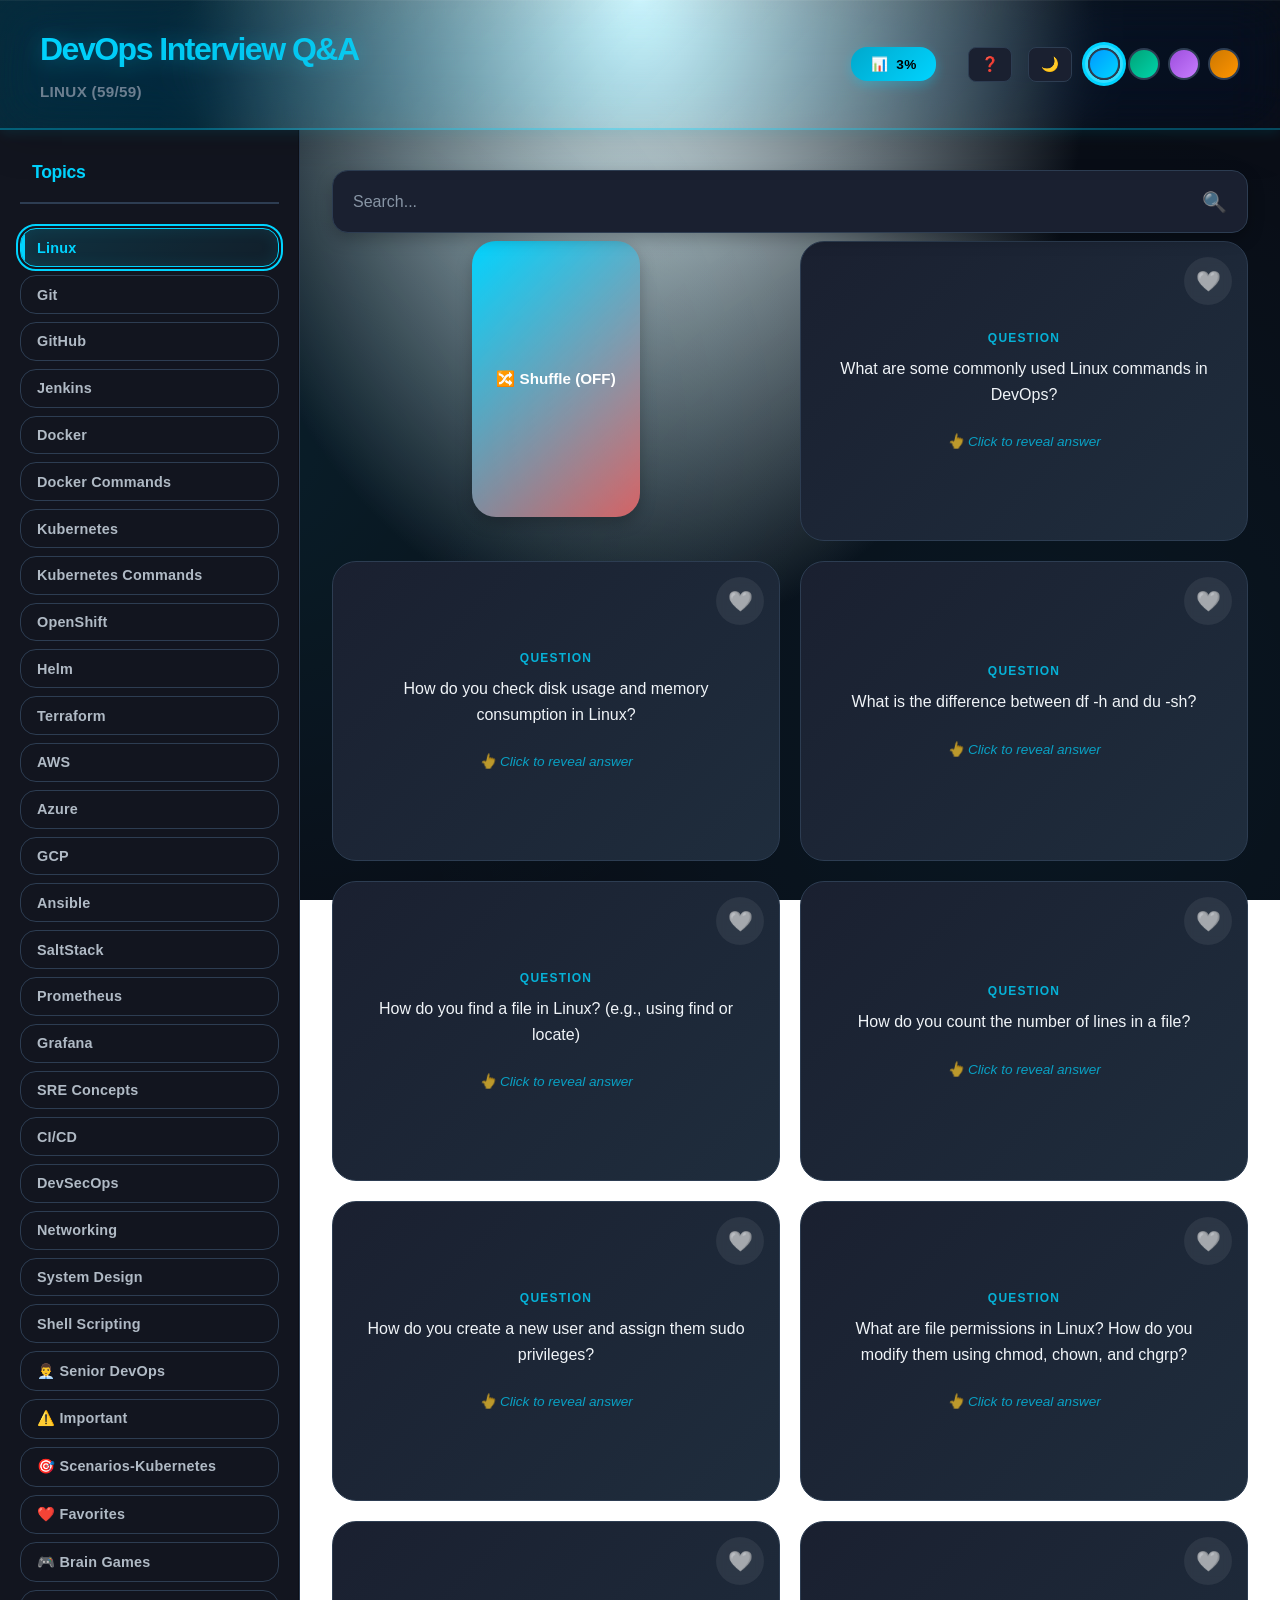
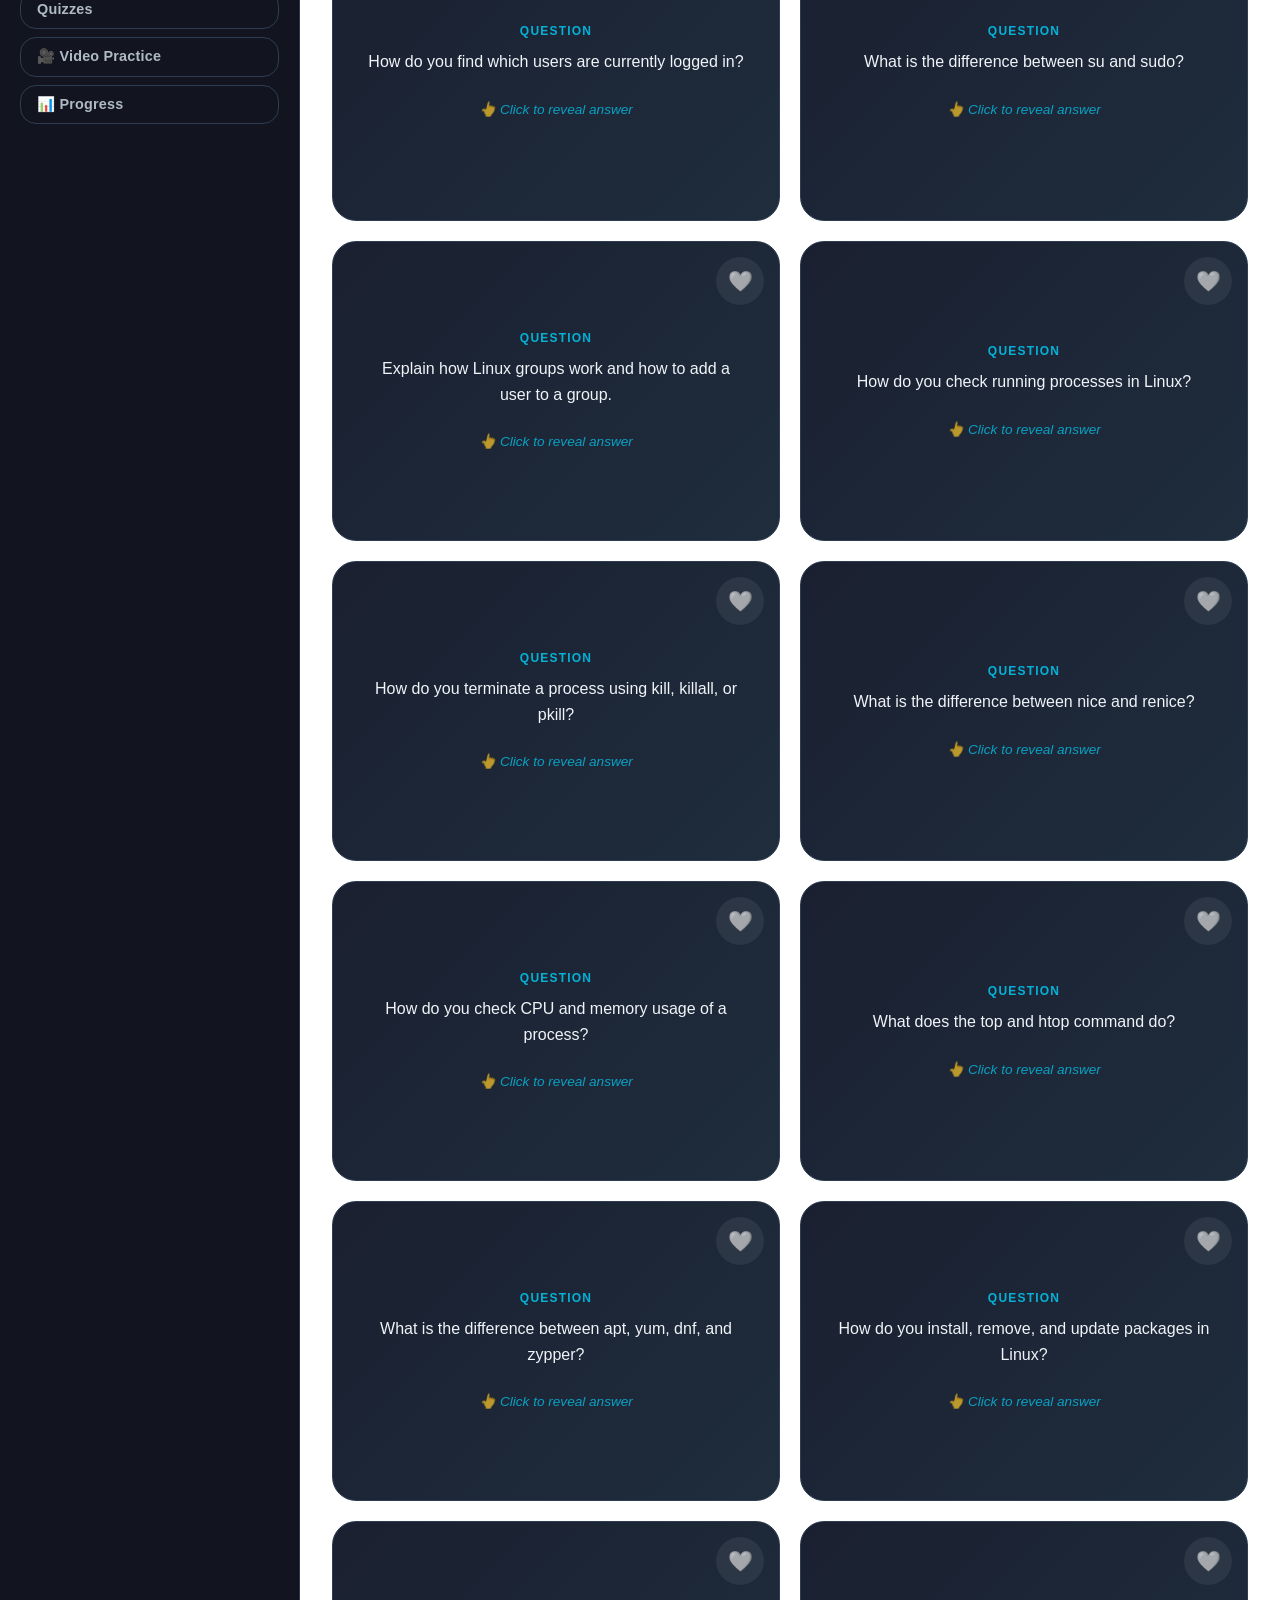
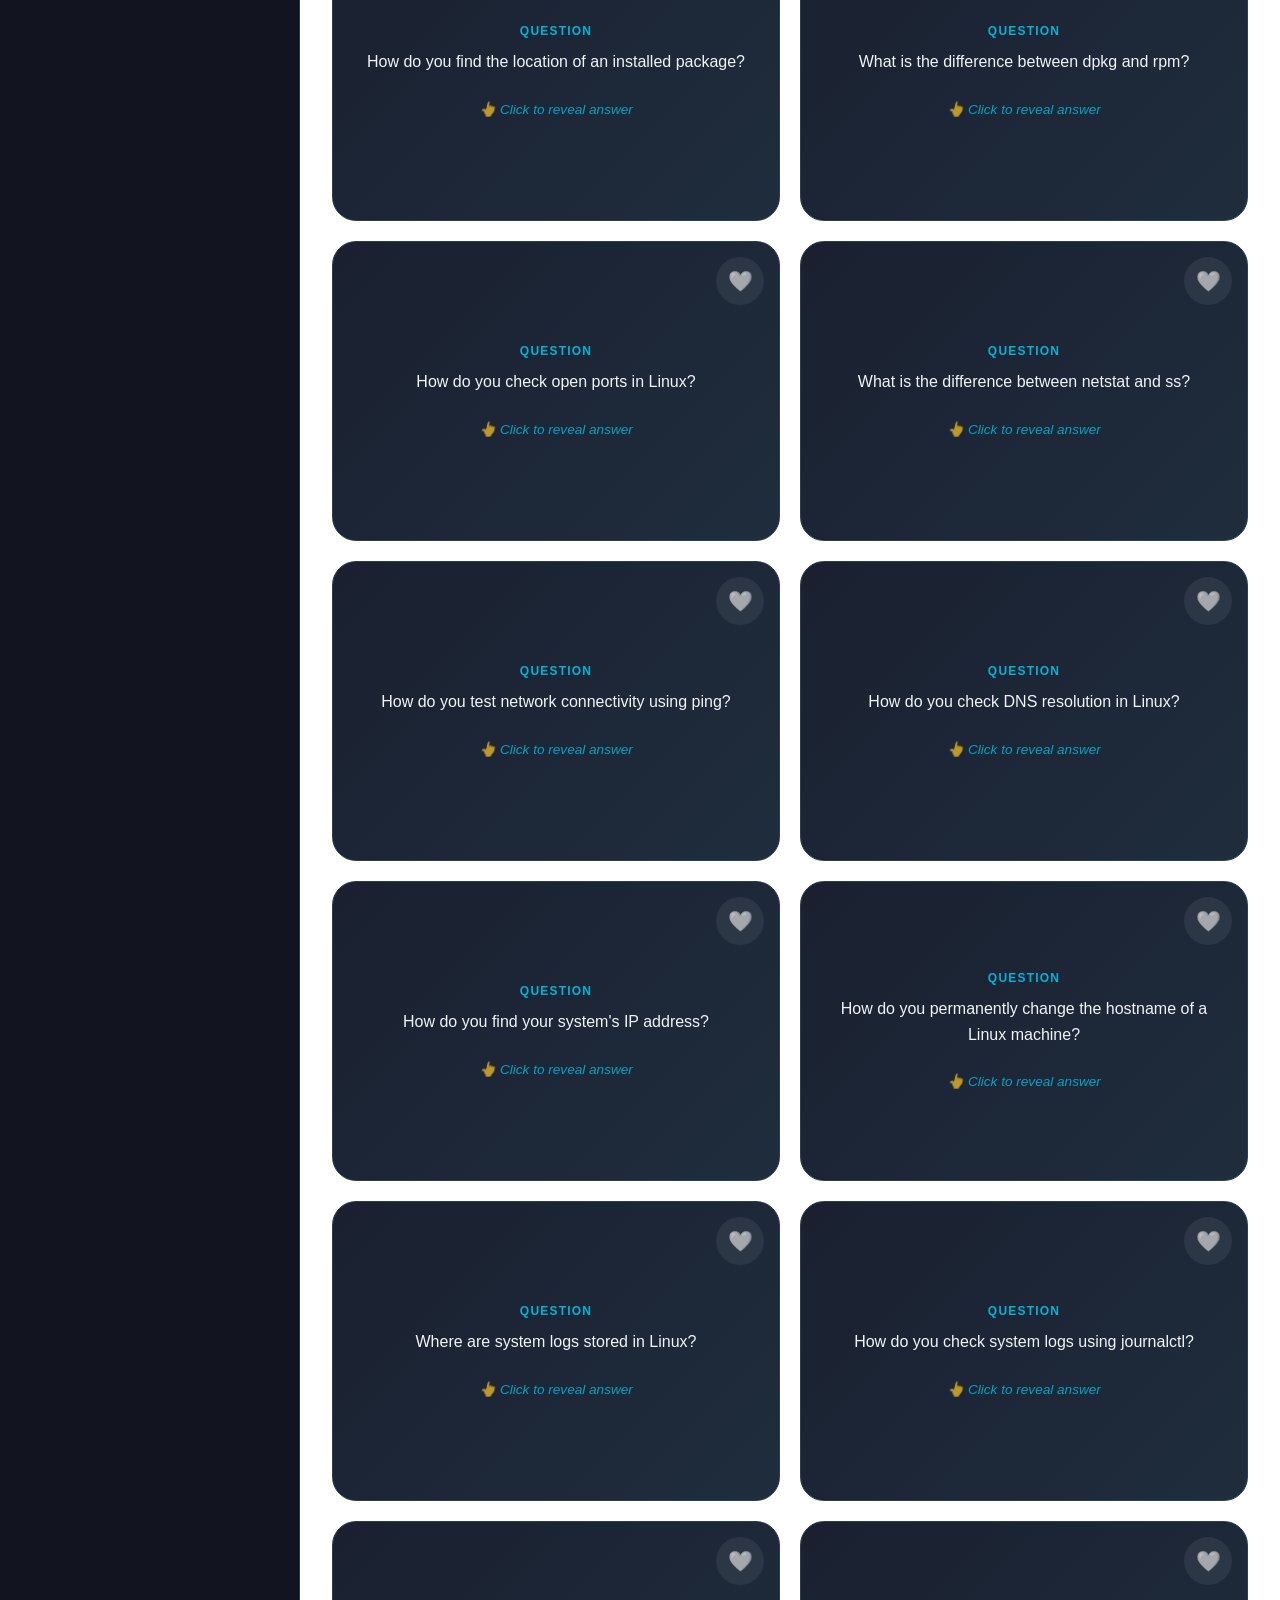
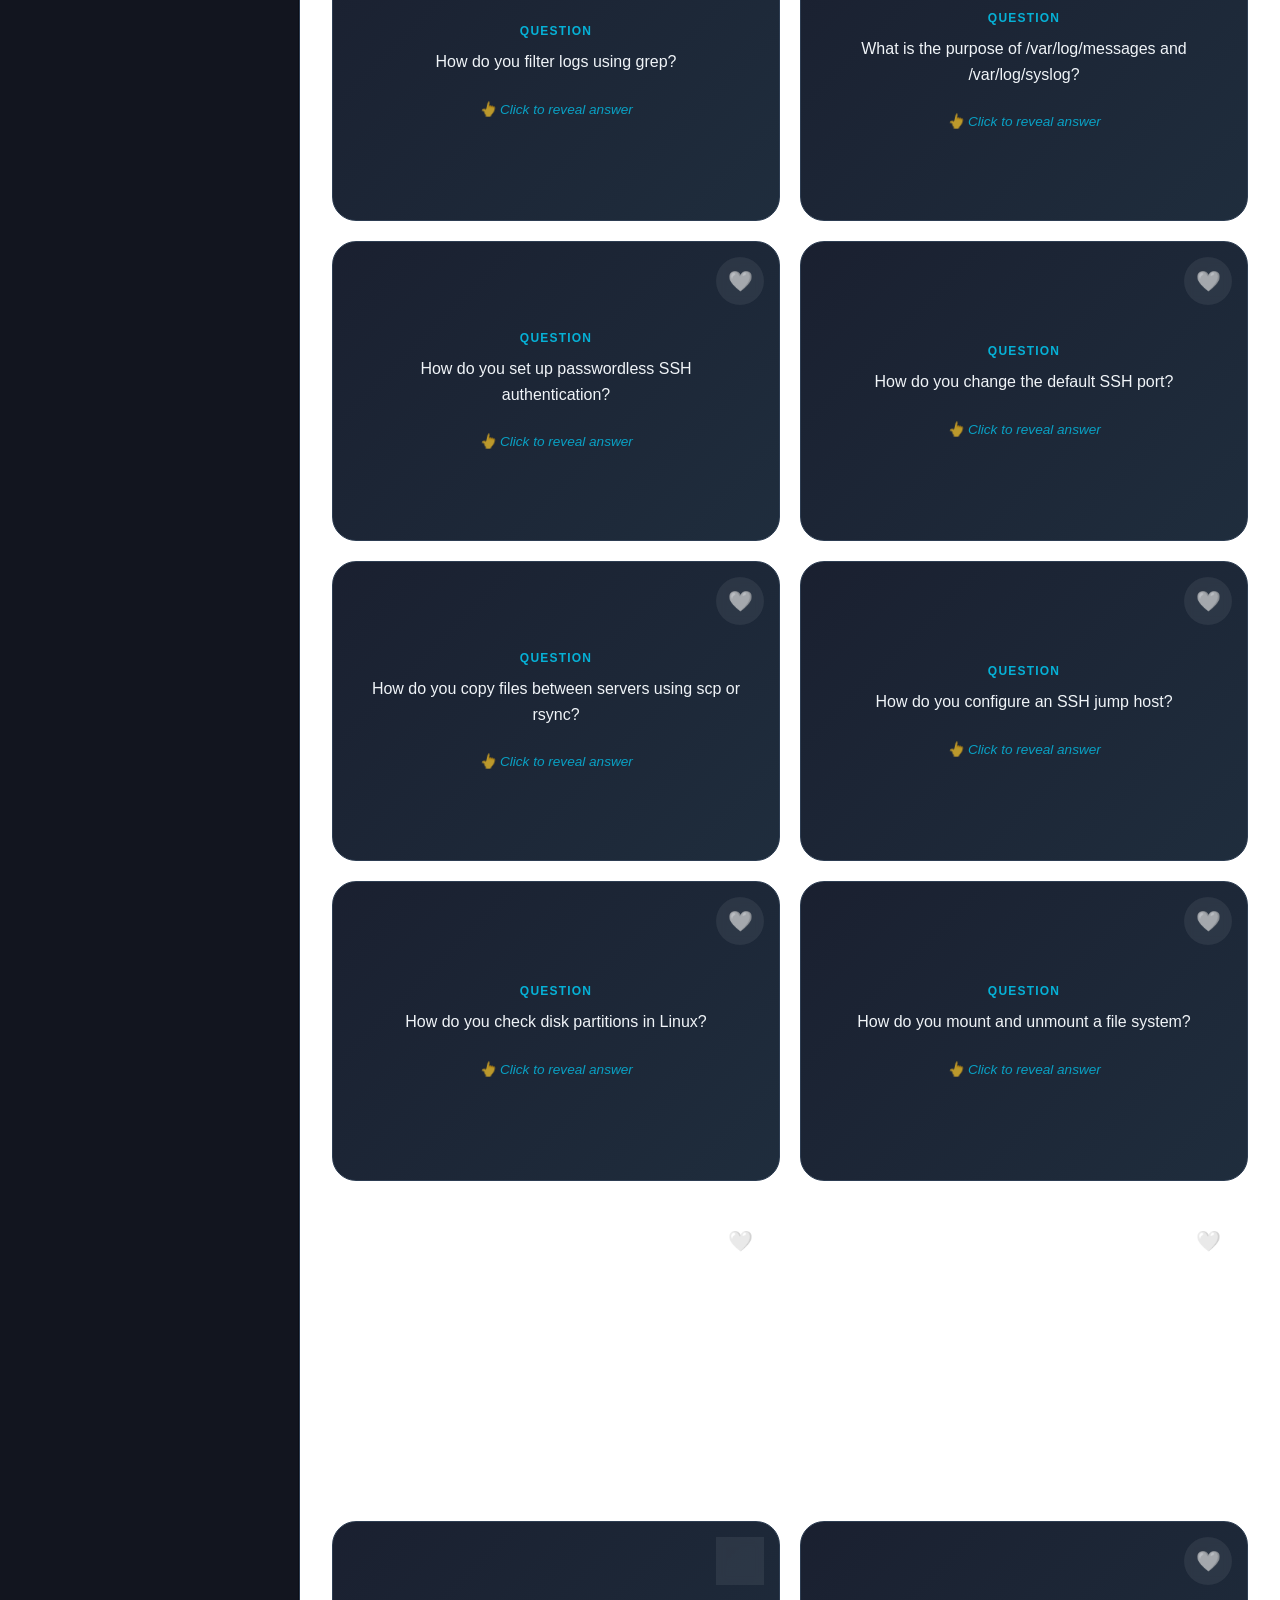
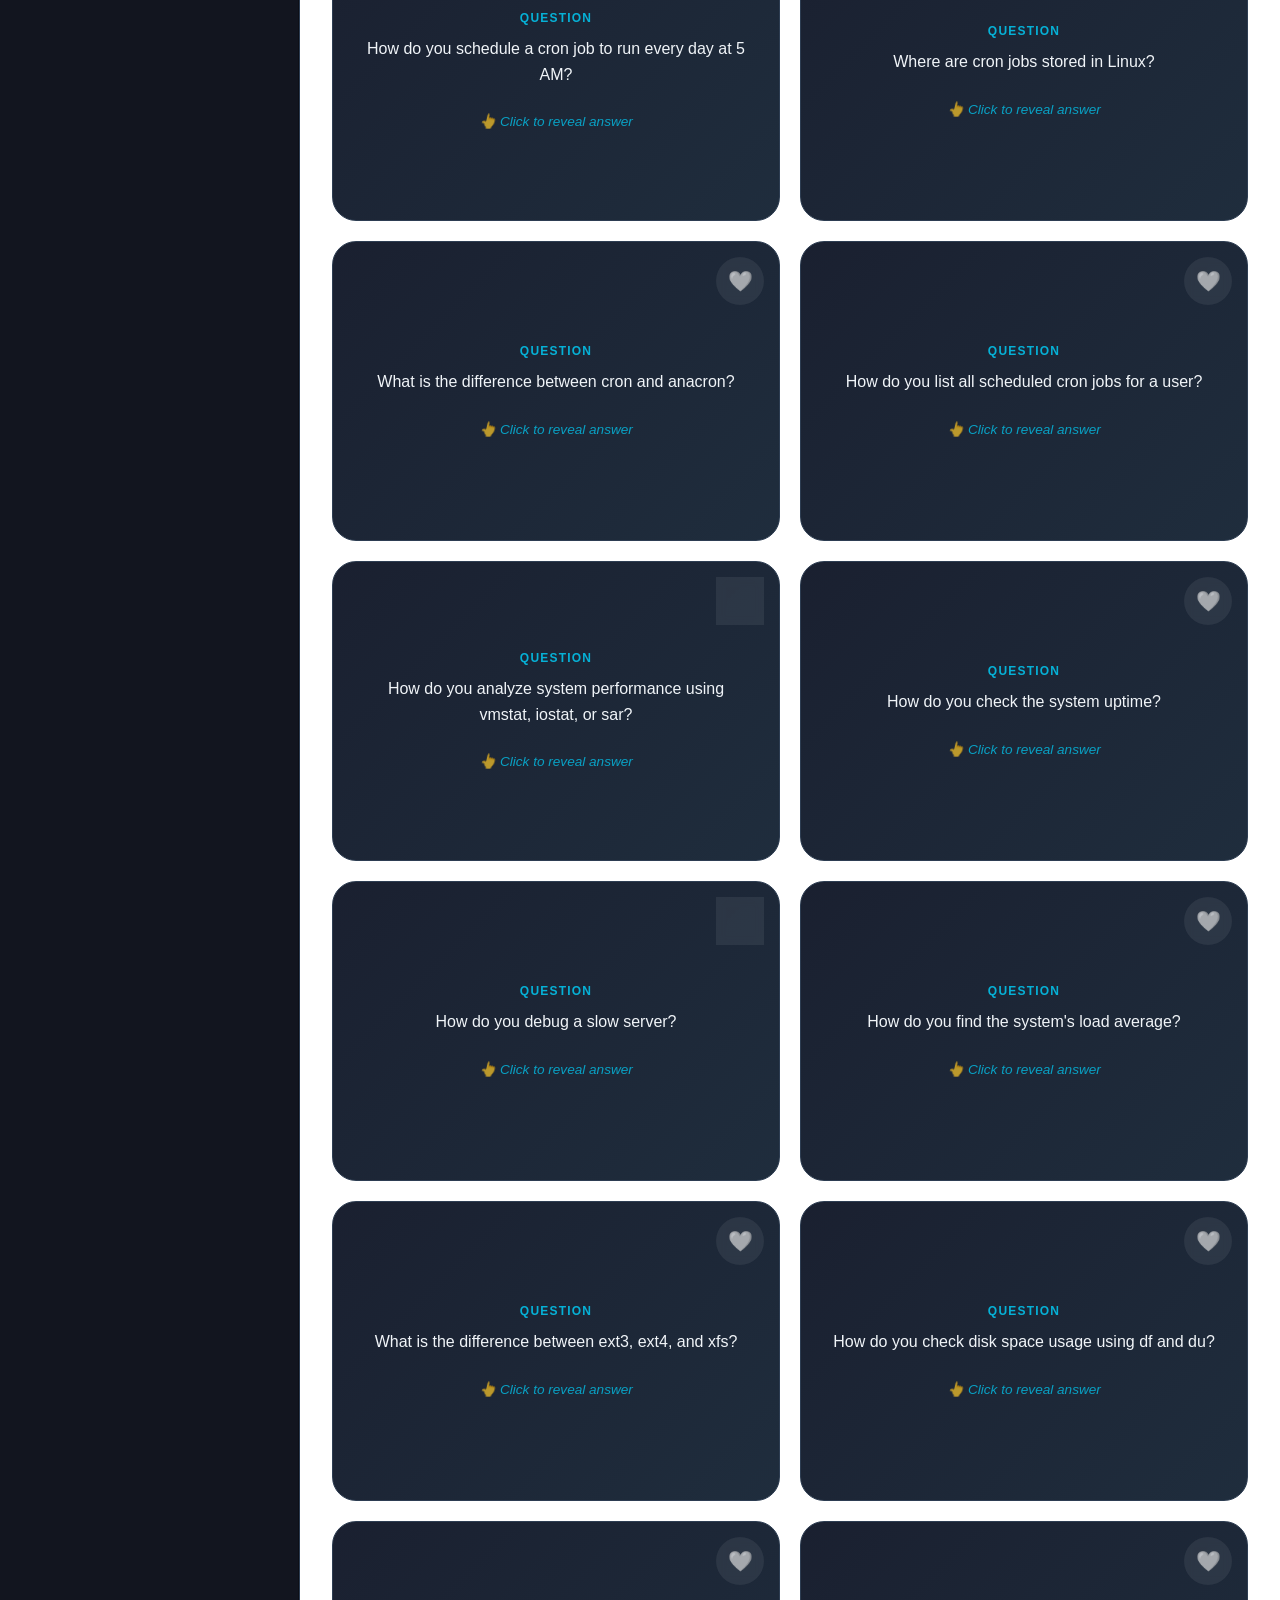
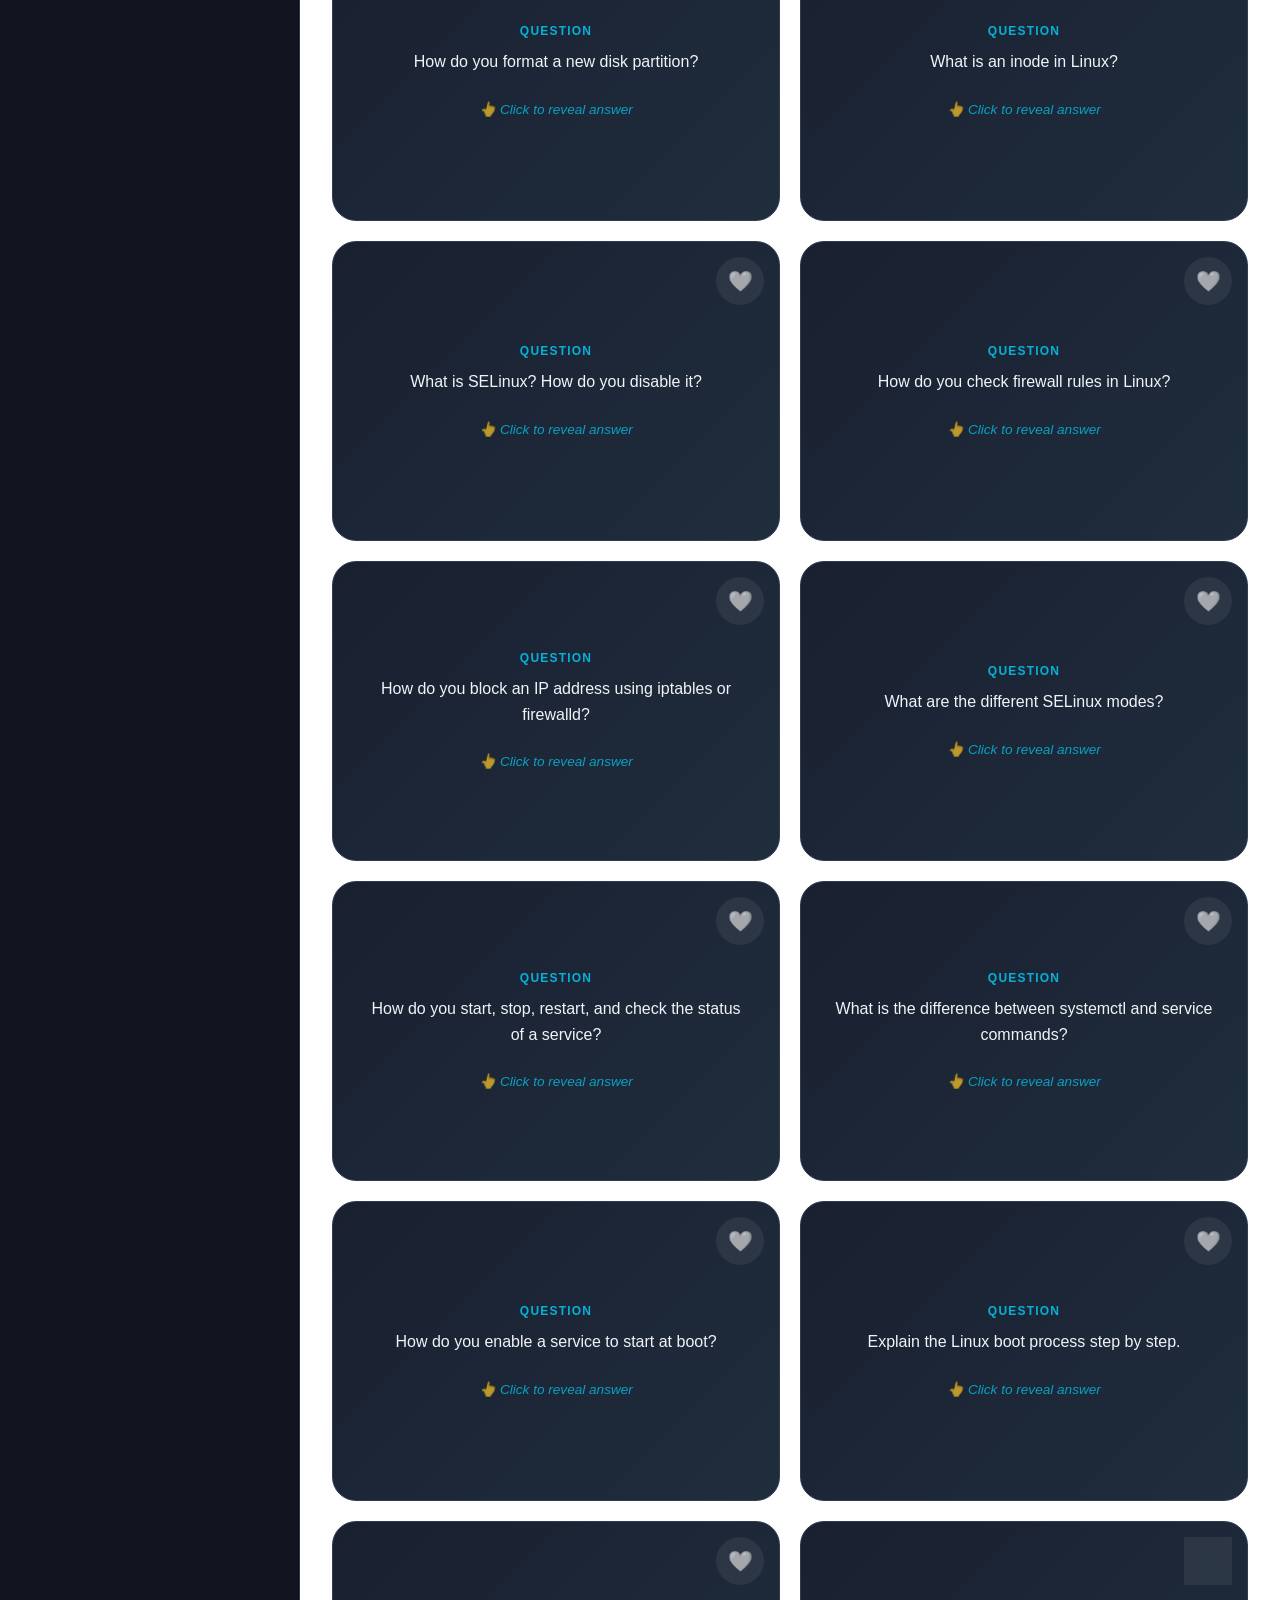
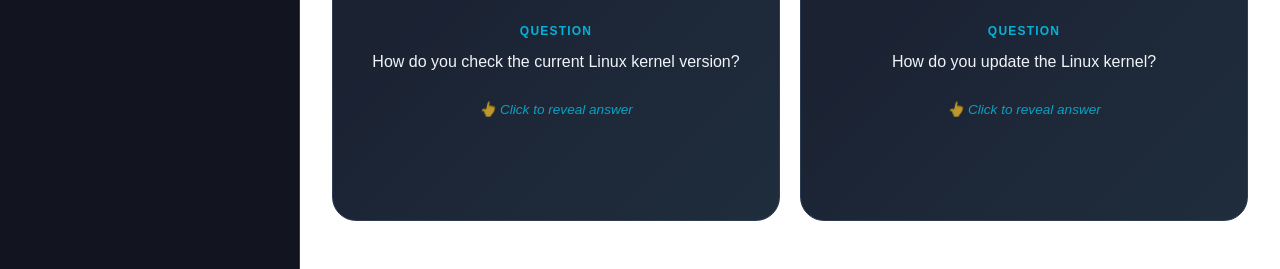
<file: index.html>
<!DOCTYPE html>
<html lang="en">
<head>
  <meta charset="UTF-8">
  <meta name="viewport" content="width=device-width, initial-scale=1.0">
  <meta http-equiv="refresh" content="0; url=frontend/">
  <title>DevOps Interview Q&A</title>
  <script>
    window.location.replace('frontend/' + window.location.search + window.location.hash);
  </script>
</head>
<body>
  <p>Opening DevOps Interview Q&amp;A… <a href="frontend/">Continue to the app</a>.</p>
</body>
</html>
</file>
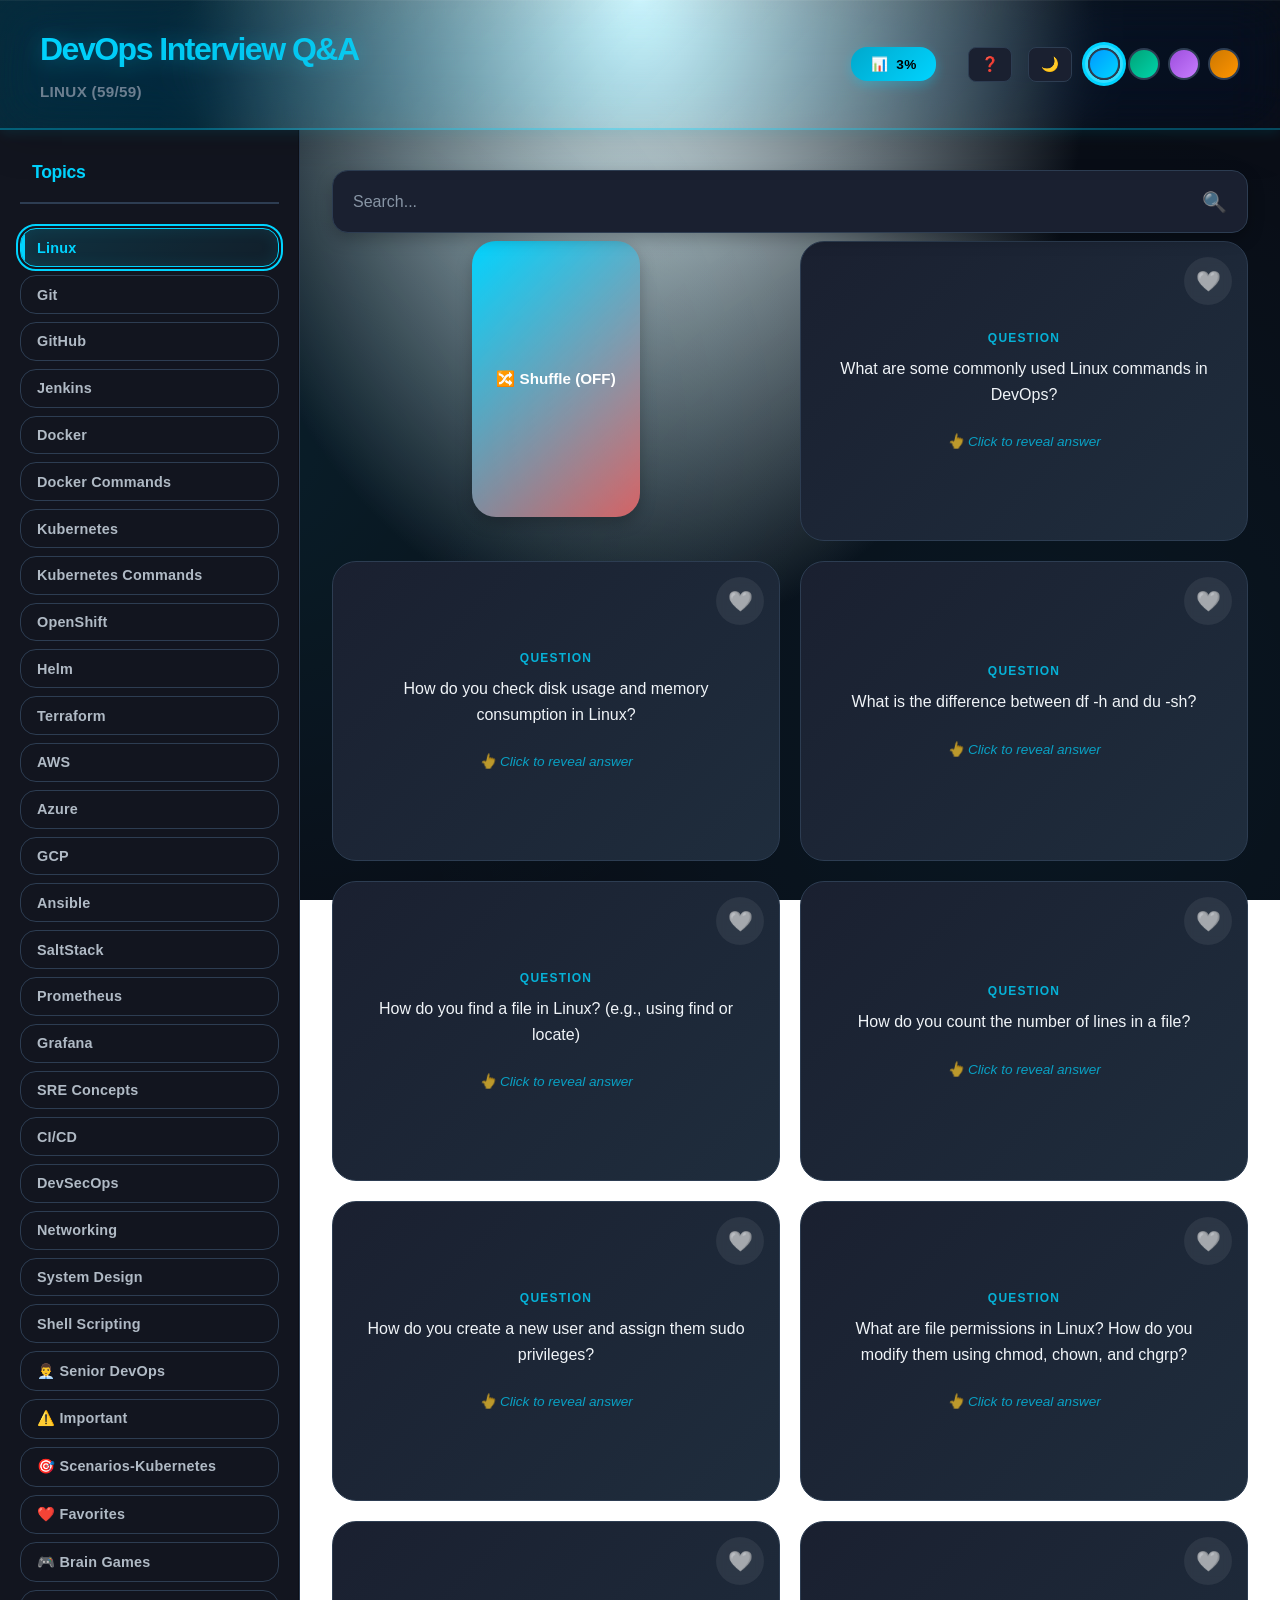
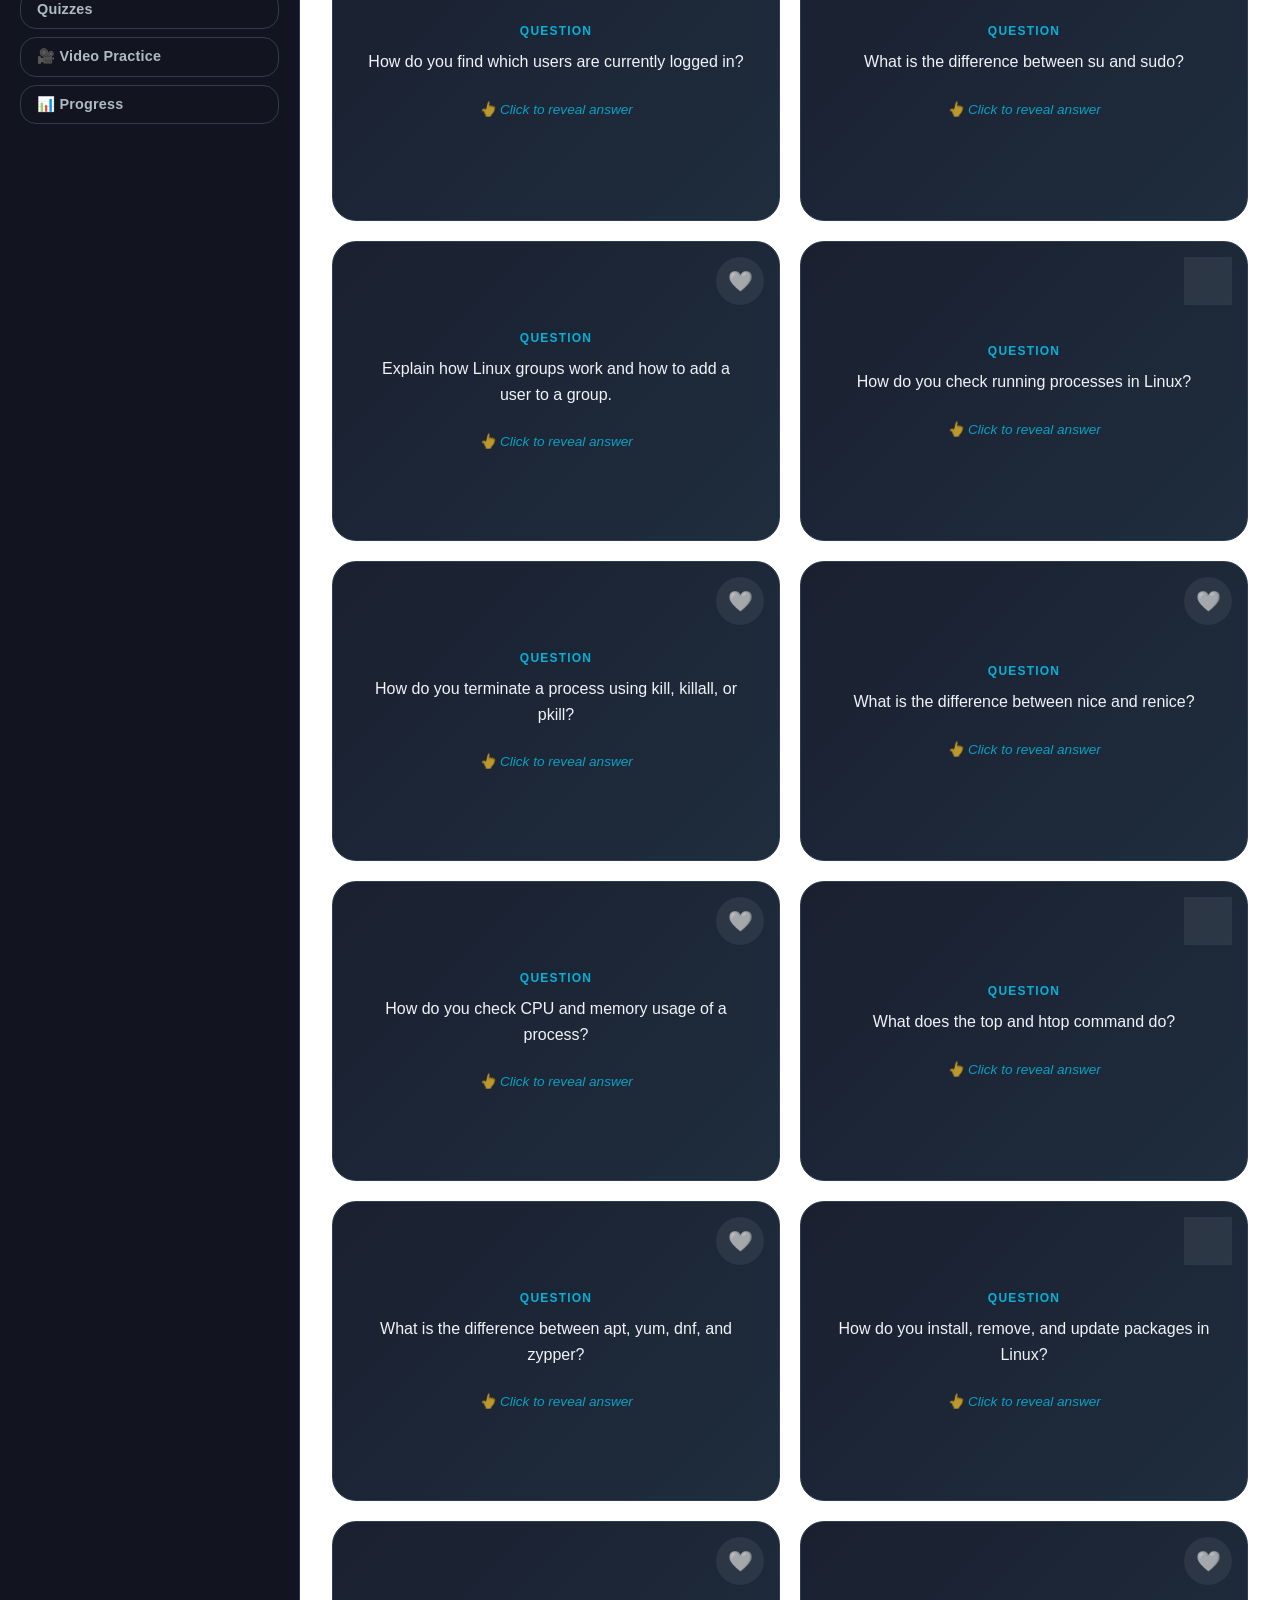
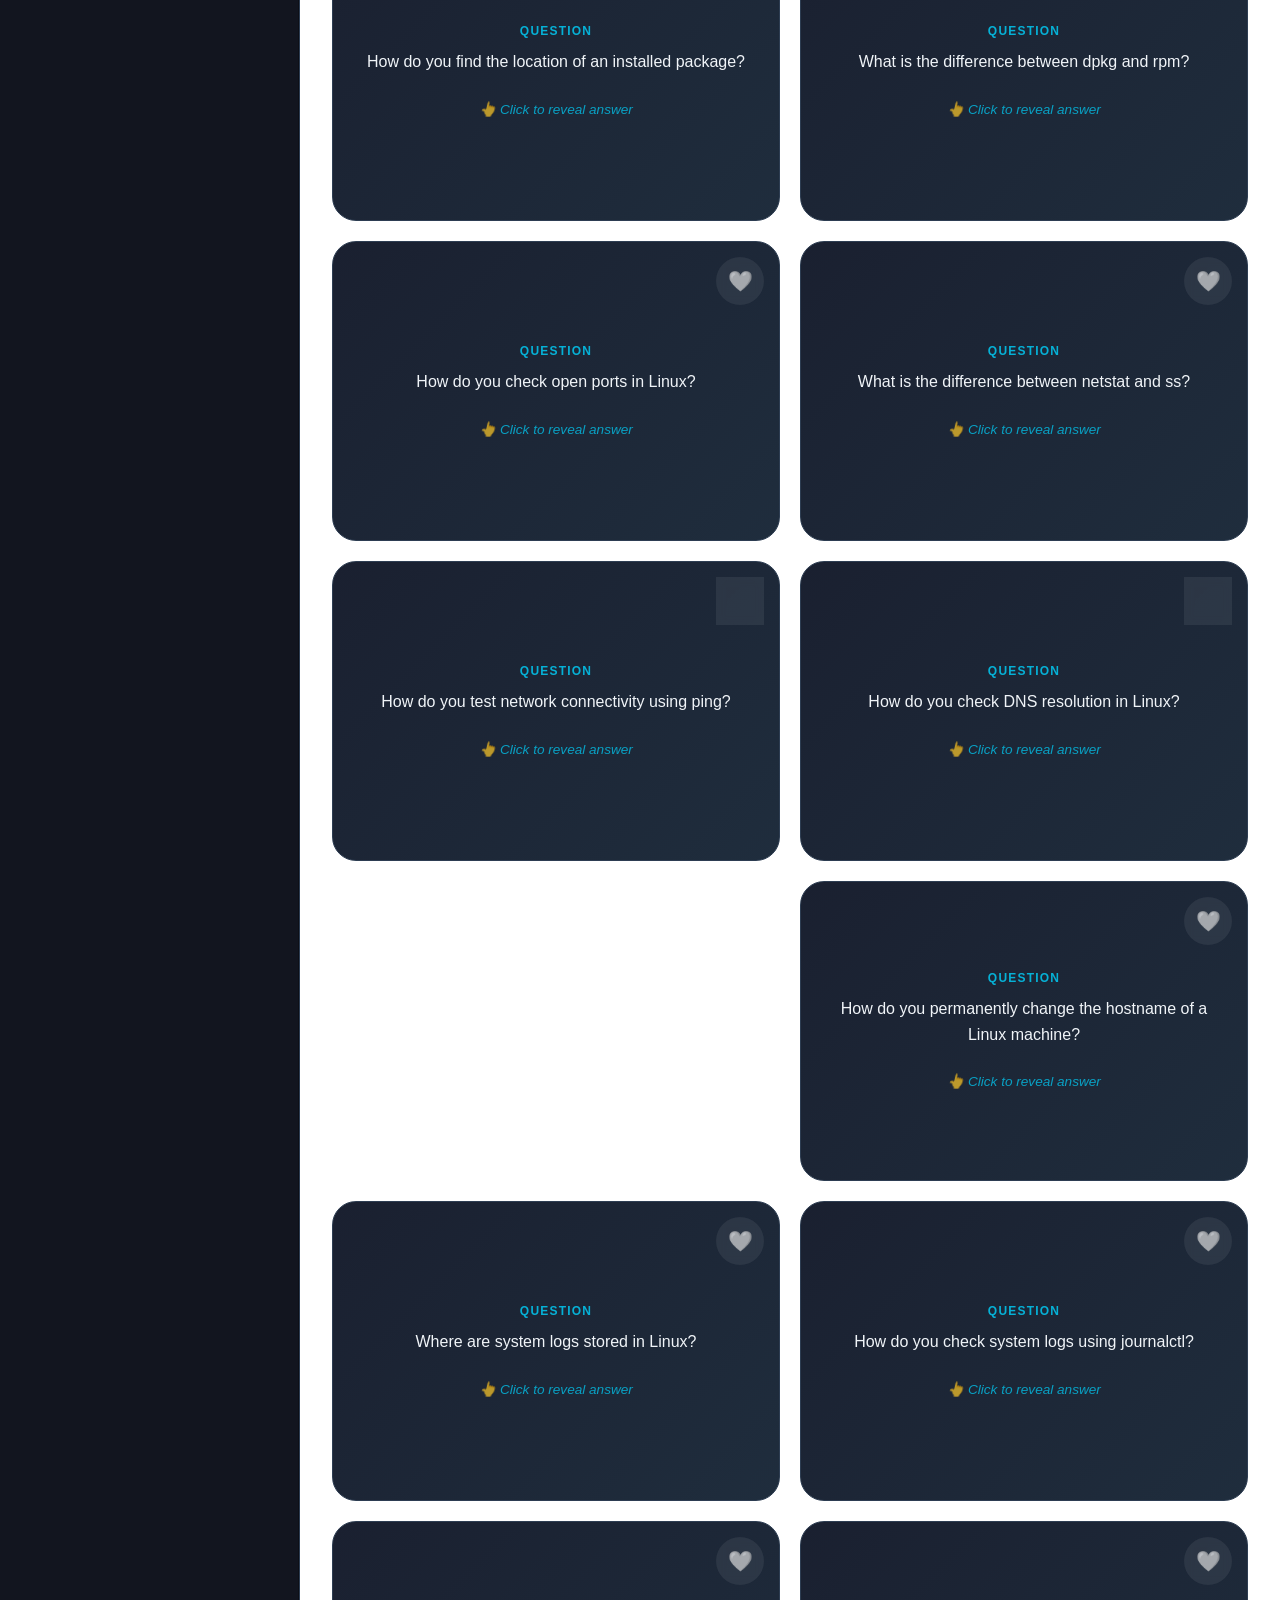
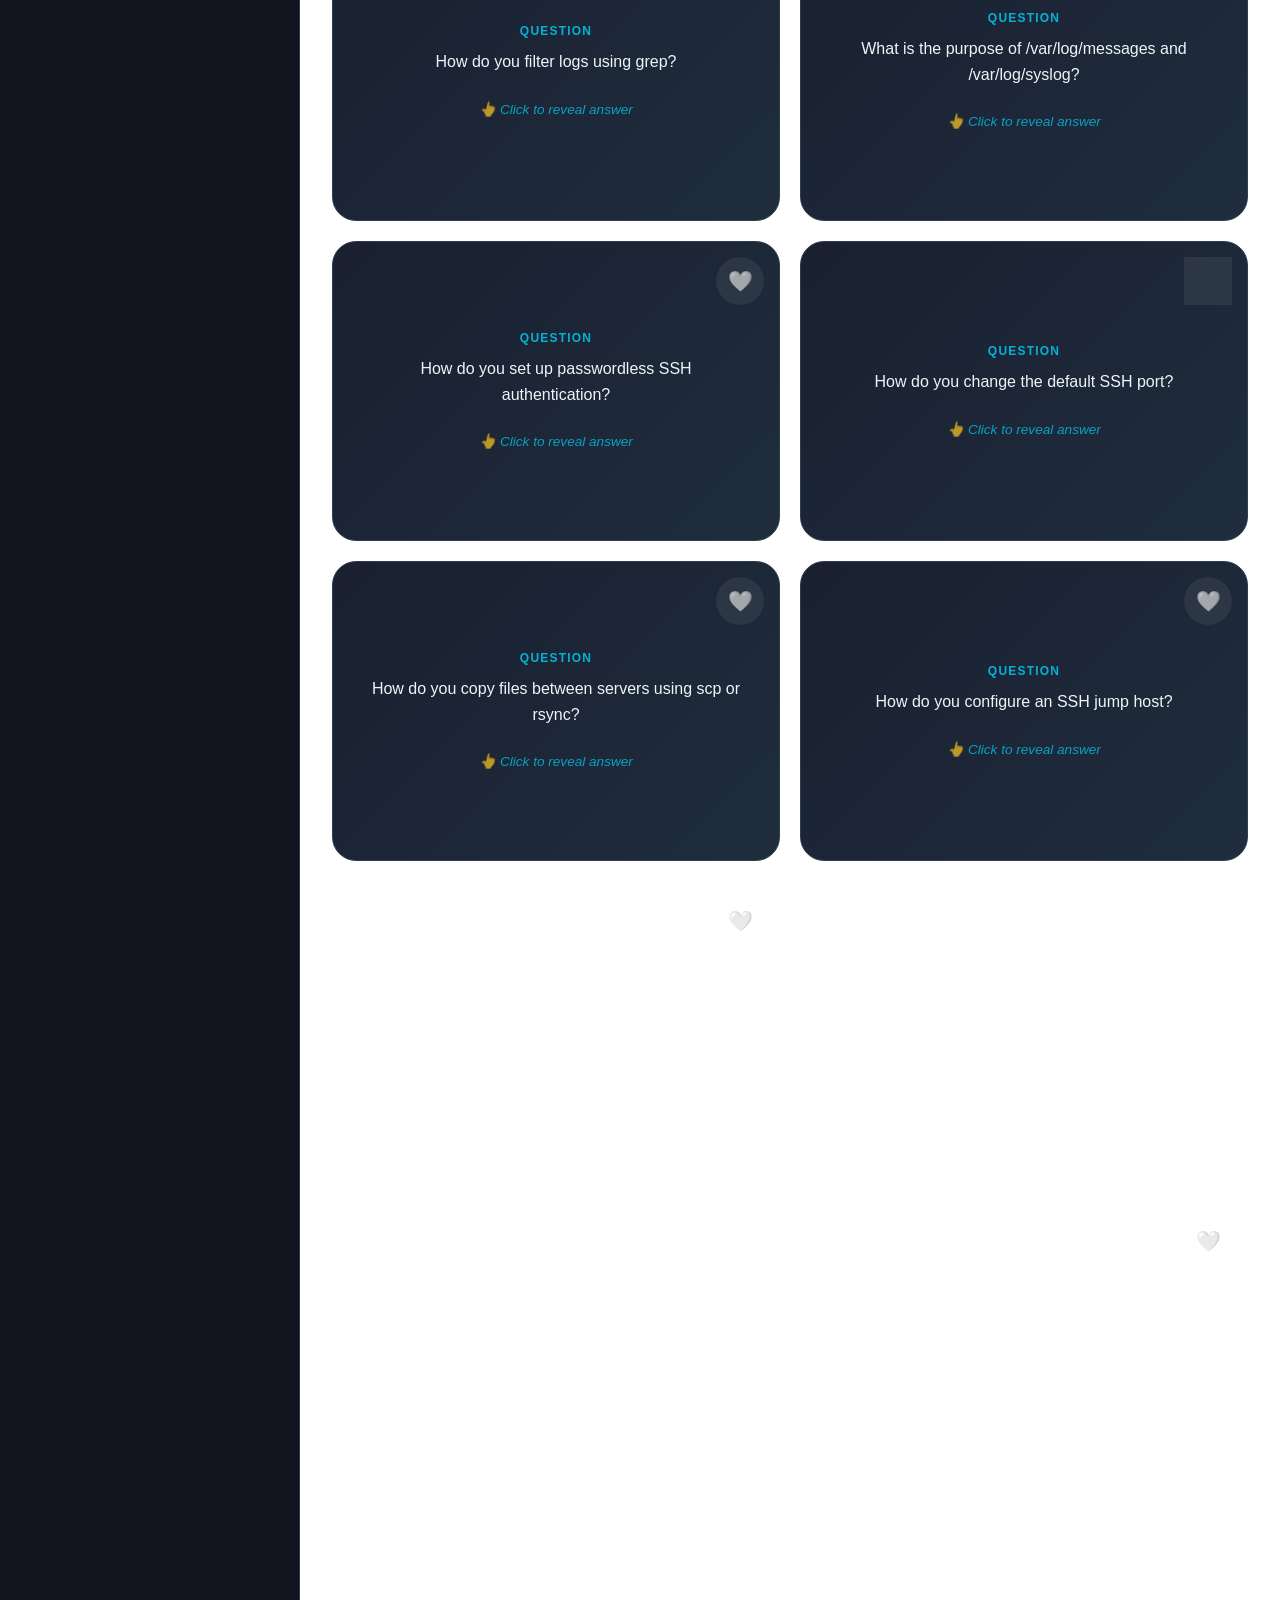
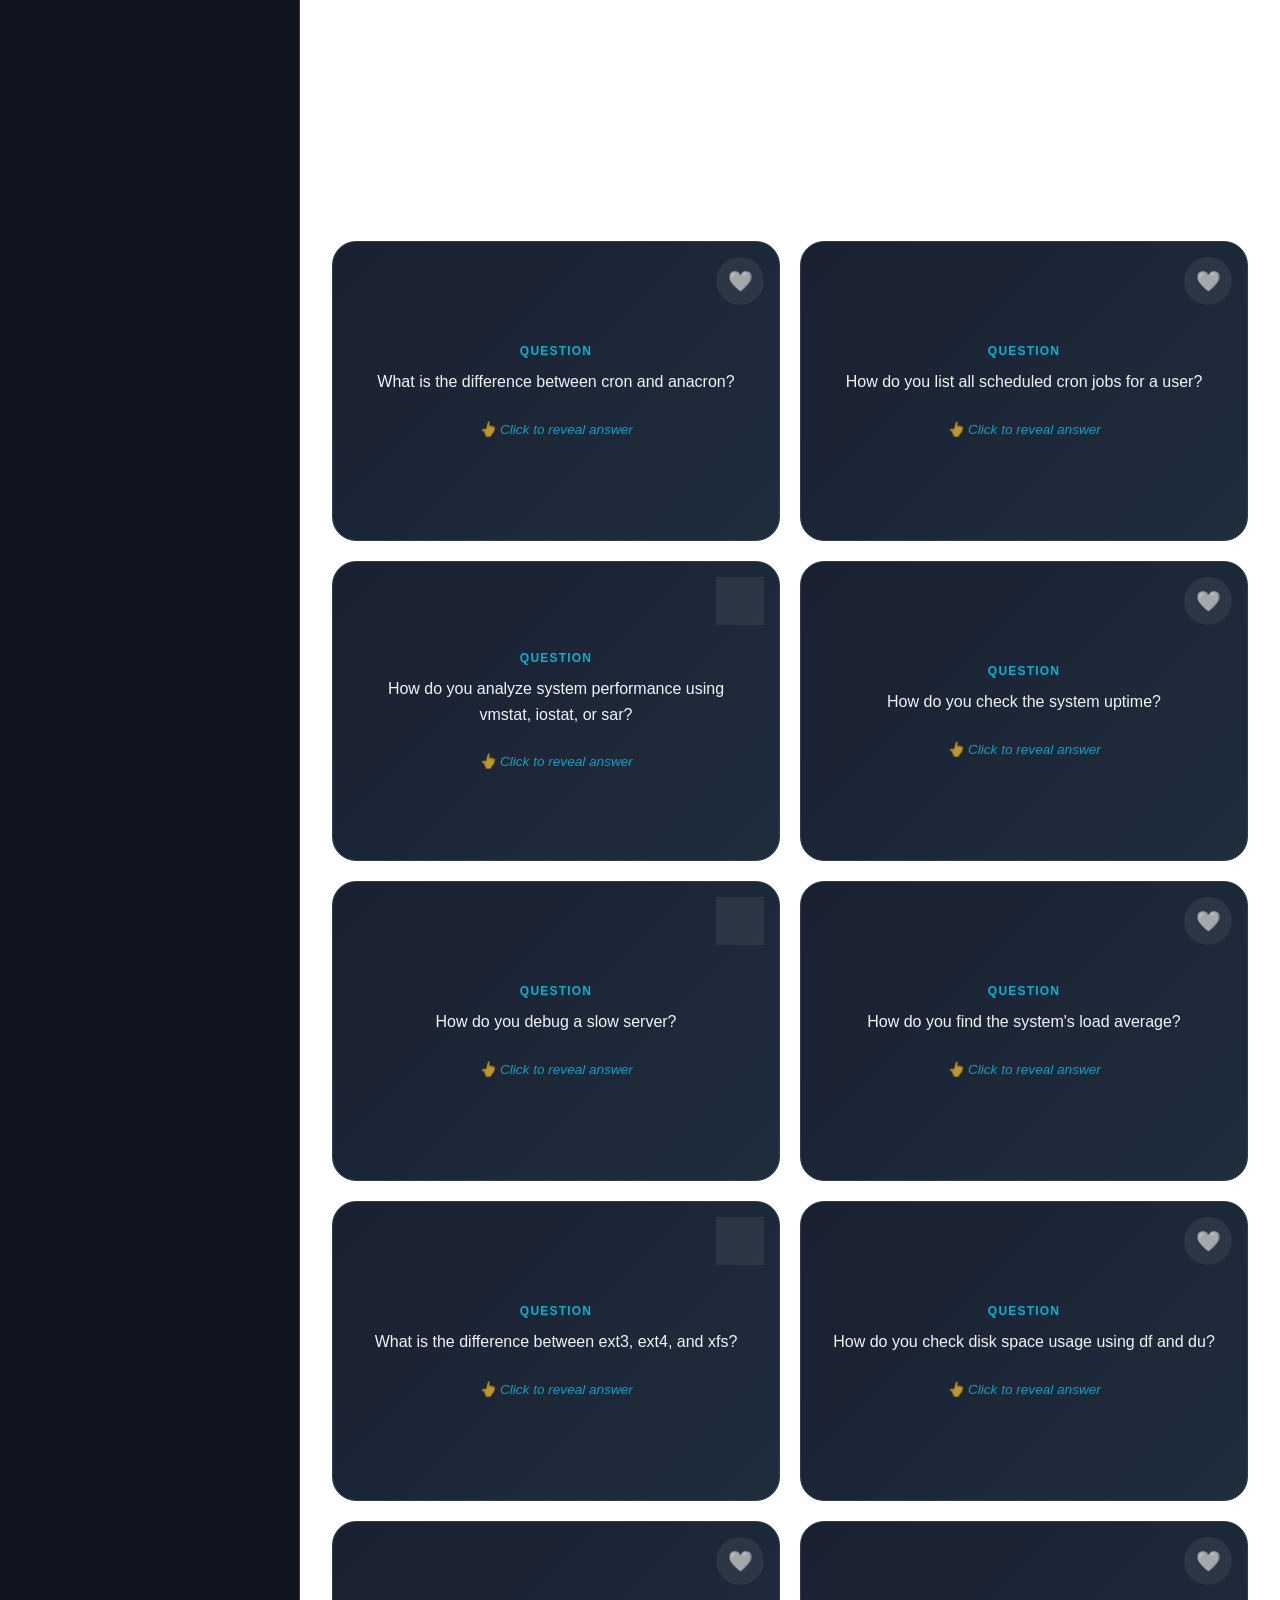
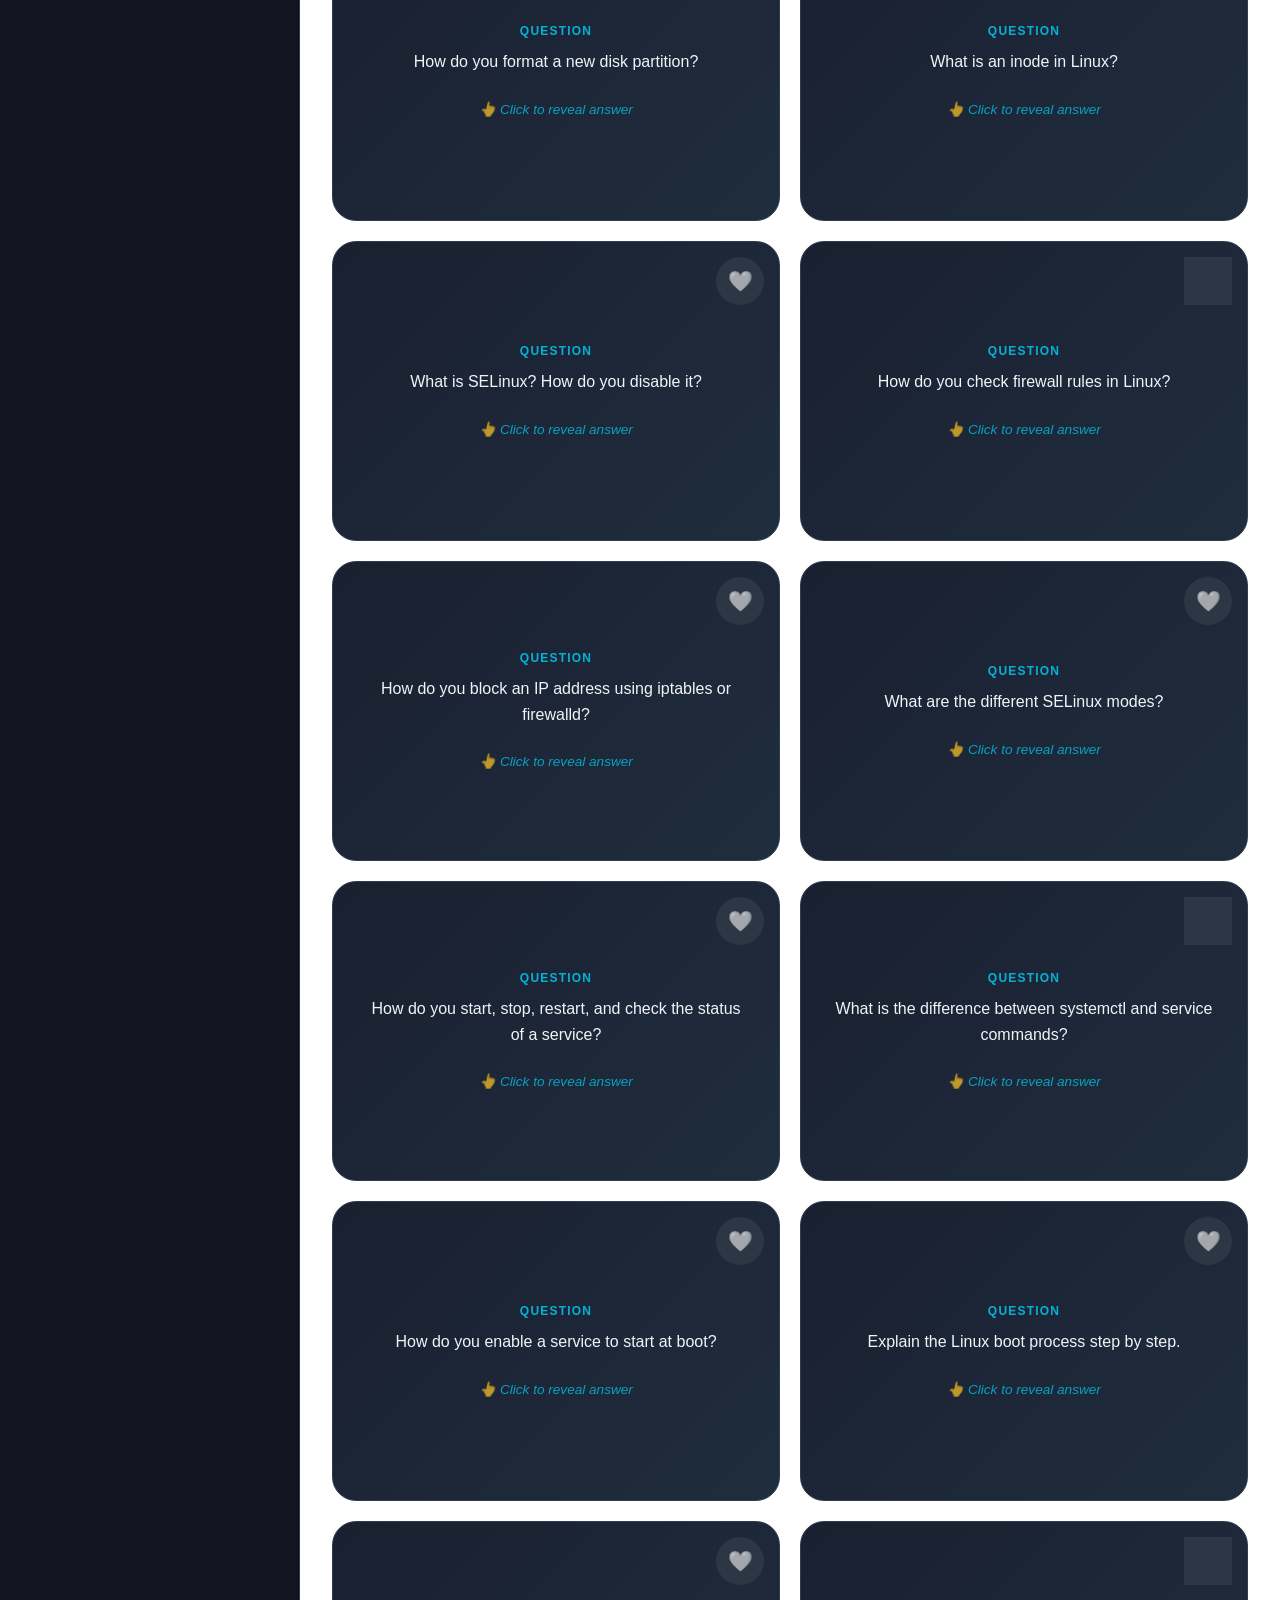
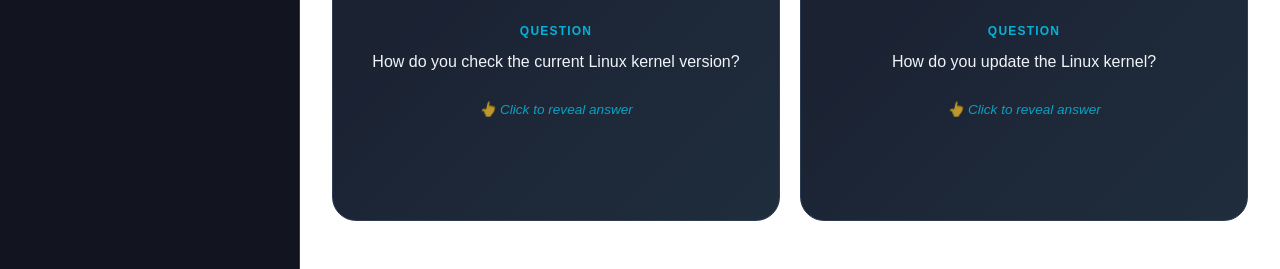
<file: frontend/index.html>
<!DOCTYPE html>
<html lang="en">
<head>
    <meta charset="UTF-8">
    <meta name="viewport" content="width=device-width, initial-scale=1.0">
    <meta http-equiv="Cache-Control" content="no-cache, no-store, must-revalidate">
    <meta http-equiv="Pragma" content="no-cache">
    <meta http-equiv="Expires" content="0">
    <title>DevOps Interview Questions & Answers</title>
    <link rel="stylesheet" href="styles.css">
</head>
<body>
    <div class="container">
        <!-- Header -->
        <header class="header">
            <div class="header-inner">
                <div class="header-left">
                    <h1 class="title">DevOps Interview Q&A</h1>
                    <p class="subtitle">Master your DevOps knowledge</p>
                </div>
                <button id="progressBtn" class="progress-btn" aria-label="View progress tracking" title="View Progress">📊 <span id="progressBtnText">0%</span></button>
                <div class="header-controls">
                    <button id="helpBtn" class="control-btn" aria-label="Keyboard shortcuts" title="Help (?)">❓</button>
                    <button id="themeToggle" class="control-btn" aria-label="Toggle light or dark theme" title="Toggle Theme">🌙</button>
                    <div class="accent-picker" role="group" aria-label="Accent color selector">
                        <button class="accent-btn" data-accent="blue" aria-label="Blue accent" title="Blue"></button>
                        <button class="accent-btn" data-accent="green" aria-label="Green accent" title="Green"></button>
                        <button class="accent-btn" data-accent="purple" aria-label="Purple accent" title="Purple"></button>
                        <button class="accent-btn" data-accent="orange" aria-label="Orange accent" title="Orange"></button>
                    </div>
                </div>
            </div>
        </header>

        <div class="main-wrapper">
            <!-- Sidebar Navigation -->
            <aside class="sidebar">
                <div class="sidebar-header">
                    <h2>Topics</h2>
                </div>
                <nav class="nav-tabs">
                    <button class="tab-btn active" data-topic="Linux">Linux</button>
                    <button class="tab-btn" data-topic="Git">Git</button>
                    <button class="tab-btn" data-topic="GitHub">GitHub</button>
                    <button class="tab-btn" data-topic="Jenkins">Jenkins</button>
                    <button class="tab-btn" data-topic="Docker">Docker</button>
                    <button class="tab-btn" data-topic="Docker Commands">Docker Commands</button>
                    <button class="tab-btn" data-topic="Kubernetes">Kubernetes</button>
                    <button class="tab-btn" data-topic="Kubernetes Commands">Kubernetes Commands</button>
                    <button class="tab-btn" data-topic="OpenShift">OpenShift</button>
                    <button class="tab-btn" data-topic="Helm">Helm</button>
                    <button class="tab-btn" data-topic="Terraform">Terraform</button>
                    <button class="tab-btn" data-topic="AWS">AWS</button>
                    <button class="tab-btn" data-topic="Azure">Azure</button>
                    <button class="tab-btn" data-topic="GCP">GCP</button>
                    <button class="tab-btn" data-topic="Ansible">Ansible</button>
                    <button class="tab-btn" data-topic="SaltStack">SaltStack</button>
                    <button class="tab-btn" data-topic="Prometheus">Prometheus</button>
                    <button class="tab-btn" data-topic="Grafana">Grafana</button>
                    <button class="tab-btn" data-topic="SRE Concepts">SRE Concepts</button>
                    <button class="tab-btn" data-topic="CI/CD">CI/CD</button>
                    <button class="tab-btn" data-topic="DevSecOps">DevSecOps</button>
                    <button class="tab-btn" data-topic="Networking Basics">Networking</button>
                    <button class="tab-btn" data-topic="System Design Basics">System Design</button>
                    <button class="tab-btn" data-topic="Shell Scripting">Shell Scripting</button>
                    <button class="tab-btn" data-topic="Senior DevOps">👨‍💼 Senior DevOps</button>
                    <button class="tab-btn" data-topic="Important">⚠️ Important</button>
                    <button class="tab-btn" data-topic="Scenario-Based Kubernetes">🎯 Scenarios-Kubernetes</button>
                    <button class="tab-btn" data-topic="Favorites">❤️ Favorites</button>
                    <button class="tab-btn" data-topic="Brain Games">🎮 Brain Games</button>
                    <button class="tab-btn" data-topic="Quizzes">Quizzes</button>
                    <button class="tab-btn" data-topic="Video Practice">🎥 Video Practice</button>
                    <button class="tab-btn" data-topic="Progress">📊 Progress</button>
                </nav>
            </aside>

            <!-- Main Content -->
            <main class="main-content">
                <!-- Search Bar -->
                <div class="search-container">
                    <input 
                        type="text" 
                        id="searchInput" 
                        class="search-bar" 
                        placeholder="Search questions..."
                        aria-label="Search questions"
                    >
                    <span class="search-icon">🔍</span>
                </div>

                <!-- Questions Container -->
                <div class="questions-container" id="questionsContainer">
                    <!-- Content loaded dynamically -->
                </div>
            </main>
        </div>
    </div>

    <script src="script.js"></script>
    <script>
        // Register the service worker without forcing reloads.
        // The previous cache-busting reload loop could make the deployed endpoint look broken.
        if ('serviceWorker' in navigator) {
            navigator.serviceWorker.register('sw.js').then(registration => {
                registration.update().catch(() => {});
            }).catch(err => {
                console.log('ServiceWorker registration failed: ', err);
            });
        }
    </script>
</body>
</html>
</file>
<file: frontend/styles.css>
/* 💎 Premium Luxury DevOps Platform - Expensive Design */
:root {
  --bg: #0a0e17;
  --bg-alt: #12151f;
  --bg-card: #1a2030;
  --border: #2d3d52;
  --accent: #00d4ff;
  --accent-hover: #00f0ff;
  --accent-dark: #00a8cc;
  --accent-rgb: 0, 212, 255;
  --text: #f0f4f8;
  --text-dim: #b0bac5;
  --text-muted: #8895a5;
  --radius-sm: 8px;
  --radius: 16px;
  --radius-lg: 24px;
  --shadow: 0 10px 30px rgba(0,0,0,.4);
  --shadow-sm: 0 6px 16px rgba(0,0,0,.25);
  --shadow-lg: 0 20px 60px rgba(0,0,0,.5);
  --sidebar-width: 300px;
  --transition: .3s cubic-bezier(.4,0,.2,1);
  --danger: #ff5e6c;
  --success: #3ce588;
  --warning: #ffb84d;
  --mark: #ffd700;
  font-size: 16px;
  
  /* Premium gradients */
  --gradient-primary: linear-gradient(135deg, var(--accent) 0%, rgba(var(--accent-rgb), 0.7) 100%);
  --gradient-card: linear-gradient(135deg, var(--bg-card) 0%, rgba(var(--accent-rgb), 0.05) 100%);
  --glass-bg: rgba(26, 32, 48, 0.7);
}

/* Light theme overrides */
body.light {
  --bg: #f8fafc;
  --bg-alt: #ffffff;
  --bg-card: #ffffff;
  --border: #e2e8f0;
  --text: #0f172a;
  --text-dim: #475569;
  --text-muted: #64748b;
  --mark: #fcd34d;
  --shadow: 0 8px 24px rgba(0,0,0,.12);
  --shadow-sm: 0 4px 12px rgba(0,0,0,.08);
  --shadow-lg: 0 16px 40px rgba(0,0,0,.15);
}

/* Accent palettes */
body.accent-green { --accent: #00d4aa; --accent-hover: #00e5bb; --accent-dark: #00a388; }
body.accent-purple { --accent: #c77dff; --accent-hover: #e0aaff; --accent-dark: #9d4edd; }
body.accent-orange { --accent: #ff9500; --accent-hover: #ffaa1d; --accent-dark: #cc7700; }

/* Smooth transitions */
body { transition: background-color var(--transition), color var(--transition); }

* { box-sizing: border-box; margin: 0; padding: 0; }

body {
  margin: 0;
  font-family: -apple-system, BlinkMacSystemFont, "Segoe UI", "Roboto", "Helvetica Neue", "Arial", sans-serif;
  background: radial-gradient(ellipse at top, rgba(var(--accent-rgb), 0.1) 0%, var(--bg) 50%, var(--bg) 100%);
  background-attachment: fixed;
  color: var(--text);
  -webkit-font-smoothing: antialiased;
  -moz-osx-font-smoothing: grayscale;
  line-height: 1.6;
  overflow-x: hidden;
  position: relative;
}

body::before {
  content: '';
  position: fixed;
  top: 0;
  left: 0;
  right: 0;
  bottom: 0;
  background: 
    radial-gradient(circle at 20% 50%, rgba(var(--accent-rgb), 0.08) 0%, transparent 50%),
    radial-gradient(circle at 80% 80%, rgba(var(--accent-rgb), 0.05) 0%, transparent 50%);
  pointer-events: none;
  z-index: -1;
}

h1, h2, h3, h4 { font-weight: 700; letter-spacing: -0.3px; margin: 0; }

/* Layout */
.container { display: flex; flex-direction: column; min-height: 100vh; }

/* Premium Luxury Header */
.header { 
  background: linear-gradient(135deg, rgba(var(--accent-rgb), 0.15) 0%, rgba(var(--accent-rgb), 0.05) 50%, transparent 100%);
  backdrop-filter: blur(25px) saturate(180%);
  -webkit-backdrop-filter: blur(25px) saturate(180%);
  border-bottom: 2px solid rgba(var(--accent-rgb), 0.3);
  padding: 1.5rem 2.5rem;
  position: sticky;
  top: 0;
  z-index: 1000;
  box-shadow: 0 10px 40px rgba(0, 0, 0, 0.15), 
              0 4px 12px rgba(var(--accent-rgb), 0.1),
              inset 0 1px 0 rgba(255, 255, 255, 0.05);
  transition: all 0.4s cubic-bezier(0.4, 0, 0.2, 1);
}

.header:hover {
  box-shadow: 0 15px 50px rgba(0, 0, 0, 0.2), 
              0 6px 16px rgba(var(--accent-rgb), 0.15),
              inset 0 1px 0 rgba(255, 255, 255, 0.1);
}

.light .header { 
  background: linear-gradient(135deg, rgba(var(--accent-rgb), 0.08) 0%, rgba(255, 255, 255, 0.95) 50%, rgba(var(--accent-rgb), 0.03) 100%);
  border-bottom: 2px solid rgba(var(--accent-rgb), 0.2);
}

.header-inner { 
  display: flex; 
  align-items: center; 
  justify-content: space-between; 
  gap: 2rem;
  flex-wrap: wrap;
  max-width: 1600px;
  margin: 0 auto;
  width: 100%;
}

.header-left { 
  display: flex; 
  flex-direction: column; 
  gap: 0.3rem; 
  flex: 1; 
  min-width: 250px;
}

.title { 
  font-size: 2rem; 
  font-weight: 900;
  letter-spacing: -1.5px;
  background: linear-gradient(135deg, var(--accent) 0%, rgba(var(--accent-rgb), 0.7) 50%, var(--text) 100%);
  background-size: 200% 200%;
  -webkit-background-clip: text;
  -webkit-text-fill-color: transparent;
  background-clip: text;
  animation: gradientShift 4s ease-in-out infinite, textGlow 2s ease-in-out infinite;
  filter: drop-shadow(0 2px 10px rgba(var(--accent-rgb), 0.3));
}

@keyframes gradientShift {
  0%, 100% { background-position: 0% 50%; }
  50% { background-position: 100% 50%; }
}

@keyframes textGlow {
  0%, 100% { filter: drop-shadow(0 2px 10px rgba(var(--accent-rgb), 0.3)); }
  50% { filter: drop-shadow(0 4px 20px rgba(var(--accent-rgb), 0.6)); }
}

.subtitle { 
  font-size: 0.95rem; 
  color: var(--text-muted); 
  font-weight: 600;
  letter-spacing: 0.5px;
  text-transform: uppercase;
  opacity: 0.8;
  letter-spacing: 0.3px;
}

.study-stats {
  font-size: 0.8rem;
  color: var(--accent);
  font-weight: 600;
  margin-top: 0.25rem;
  opacity: 0.9;
}

.progress-btn {
  background: linear-gradient(135deg, var(--accent-dark), var(--accent));
  border: none;
  color: #000;
  padding: 0.55rem 1.2rem;
  font-size: 0.85rem;
  border-radius: var(--radius);
  cursor: pointer;
  transition: var(--transition);
  font-weight: 700;
  letter-spacing: 0.5px;
  white-space: nowrap;
  display: flex;
  align-items: center;
  gap: 0.5rem;
  min-width: max-content;
  box-shadow: 0 4px 12px rgba(0, 212, 255, 0.3);
}

.progress-btn:hover { 
  transform: translateY(-2px);
  box-shadow: 0 6px 20px rgba(0, 212, 255, 0.4);
}

.progress-btn:active { transform: translateY(0); }

.header-controls { 
  display: flex; 
  align-items: center; 
  gap: 1rem;
}

/* UI Controls */
.control-btn { 
  background: var(--bg-card);
  border: 1.5px solid var(--border);
  color: var(--text-dim);
  padding: 0.5rem 0.75rem;
  font-size: 0.9rem;
  border-radius: var(--radius-sm);
  cursor: pointer;
  transition: var(--transition);
  font-weight: 600;
}

.control-btn:hover, .control-btn:focus-visible { 
  background: var(--accent);
  color: #000;
  border-color: var(--accent);
  outline: none;
}

.accent-picker { display: flex; gap: 0.5rem; }

.accent-btn { 
  width: 32px;
  height: 32px;
  border-radius: 50%;
  border: 2.5px solid var(--border);
  cursor: pointer;
  padding: 0;
  transition: var(--transition);
  display: inline-flex;
  align-items: center;
  justify-content: center;
}

.accent-btn[data-accent="blue"] { background: linear-gradient(135deg, #0099ff, #00d4ff); }
.accent-btn[data-accent="green"] { background: linear-gradient(135deg, #00a378, #00d4aa); }
.accent-btn[data-accent="purple"] { background: linear-gradient(135deg, #9d4edd, #c77dff); }
.accent-btn[data-accent="orange"] { background: linear-gradient(135deg, #cc7700, #ff9500); }

.accent-btn:hover, .accent-btn:focus-visible { 
  transform: scale(1.15);
  outline: 2.5px solid var(--accent);
  outline-offset: 3px;
}

.accent-btn.active { 
  box-shadow: 0 0 0 3px rgba(255,255,255,.2), 0 0 0 6px var(--accent);
}

.main-wrapper { 
  flex: 1; 
  display: flex; 
  min-height: 0;
}

/* Enhanced Sidebar */
.sidebar { 
  width: var(--sidebar-width);
  background: var(--bg-alt);
  border-right: 1.5px solid var(--border);
  padding: 1.25rem;
  display: flex;
  flex-direction: column;
  gap: 0.75rem;
  overflow-y: auto;
  box-shadow: inset -1px 0 0 rgba(0,0,0,.3);
}

.sidebar-header { 
  padding: 0.5rem 0.75rem 1rem;
  border-bottom: 2px solid var(--border);
  margin-bottom: 0.75rem;
}

.sidebar-header h2 { 
  font-size: 1.1rem;
  letter-spacing: -0.3px;
  color: var(--accent);
  font-weight: 800;
}

.nav-tabs { 
  display: flex; 
  flex-direction: column; 
  gap: 0.5rem;
}

.tab-btn { 
  background: transparent;
  border: 1.5px solid var(--border);
  color: var(--text-dim);
  padding: 0.65rem 1rem;
  text-align: left;
  font-size: 0.9rem;
  font-weight: 600;
  letter-spacing: 0.2px;
  border-radius: var(--radius);
  cursor: pointer;
  position: relative;
  transition: var(--transition);
  overflow: hidden;
}

.tab-btn::before {
  content: '';
  position: absolute;
  left: 0;
  top: 0;
  width: 4px;
  height: 100%;
  background: var(--accent);
  opacity: 0;
  transition: opacity var(--transition);
}

.tab-btn:hover { 
  background: rgba(0, 212, 255, 0.08);
  color: var(--text);
  border-color: rgba(0, 212, 255, 0.3);
}

.tab-btn.active { 
  background: linear-gradient(135deg, rgba(0, 212, 255, 0.15), rgba(0, 212, 255, 0.05));
  color: var(--accent);
  border-color: var(--accent);
  box-shadow: inset 0 0 16px rgba(0, 212, 255, 0.1);
}

.tab-btn.active::before {
  opacity: 1;
}

.tab-btn:focus-visible { 
  outline: 2px solid var(--accent);
  outline-offset: 2px;
}

.main-content { 
  flex: 1; 
  padding: 1.5rem 2rem 3rem;
  overflow-y: auto;
  max-width: 1400px;
  width: 100%;
  margin: 0 auto;
}

/* Enhanced Search */
.search-container { 
  position: sticky;
  top: 1rem;
  display: flex;
  gap: 0.75rem;
  align-items: center;
  background: var(--bg-card);
  padding: 0.9rem 1.25rem;
  border: 1.5px solid var(--border);
  border-radius: var(--radius);
  box-shadow: var(--shadow-sm);
  margin-bottom: 1.5rem;
  backdrop-filter: blur(10px);
  z-index: 9;
}

.search-bar { 
  flex: 1;
  background: transparent;
  border: none;
  color: var(--text);
  font-size: 1rem;
  outline: none;
  font-weight: 500;
}

.search-bar::placeholder { 
  color: var(--text-muted);
}

.search-icon { 
  font-size: 1.25rem;
  opacity: 0.7;
}

/* Enhanced Cards Grid */
.questions-container { 
  display: grid;
  gap: 1.25rem;
  grid-template-columns: repeat(auto-fill, minmax(360px, 1fr));
  animation: fadeIn 0.4s ease;
}

@keyframes fadeIn {
  from { opacity: 0; }
  to { opacity: 1; }
}

/* Enhanced QA Cards */
.qa-card { 
  background: linear-gradient(135deg, var(--bg-card), rgba(0, 212, 255, 0.03));
  border: 1.5px solid var(--border);
  padding: 1.5rem;
  border-radius: var(--radius);
  display: flex;
  flex-direction: column;
  gap: 1rem;
  min-height: auto;
  position: relative;
  transition: var(--transition);
  cursor: pointer;
  overflow: hidden;
}

.qa-card::before {
  content: '';
  position: absolute;
  top: 0;
  left: -100%;
  width: 100%;
  height: 3px;
  background: linear-gradient(90deg, transparent, var(--accent), transparent);
  transition: left 0.6s ease;
}

.qa-card:hover {
  border-color: var(--accent);
  box-shadow: 0 12px 32px rgba(0, 212, 255, 0.15);
  transform: translateY(-4px);
}

.qa-card:hover::before {
  left: 100%;
}

.qa-card:focus-visible { 
  outline: 2px solid var(--accent);
  outline-offset: 2px;
}

.questions-container .qa-card { 
  opacity: 0;
  transform: translateY(10px);
  animation: slideUp 0.4s ease forwards;
}

@keyframes slideUp {
  to { opacity: 1; transform: translateY(0); }
}

.questions-container .qa-card:nth-child(1) { animation-delay: 0.05s; }
.questions-container .qa-card:nth-child(2) { animation-delay: 0.1s; }
.questions-container .qa-card:nth-child(3) { animation-delay: 0.15s; }
.questions-container .qa-card:nth-child(4) { animation-delay: 0.2s; }
.questions-container .qa-card:nth-child(5) { animation-delay: 0.25s; }
.questions-container .qa-card:nth-child(6) { animation-delay: 0.3s; }

@media (prefers-reduced-motion: reduce) {
  .questions-container .qa-card { animation: none; opacity: 1; transform: none; }
  .qa-card:hover { transform: none; }
}

/* Typography */
.question { 
  font-size: 1rem;
  margin: 0;
  line-height: 1.5;
  font-weight: 700;
  color: var(--text);
  letter-spacing: -0.2px;
}

.answer { 
  font-size: 0.9rem;
  color: var(--text-dim);
  line-height: 1.6;
  margin: 0;
}

.answer code { 
  background: rgba(0, 212, 255, 0.1);
  padding: 0.25rem 0.5rem;
  border-radius: 4px;
  font-size: 0.85rem;
  color: var(--accent);
  font-family: "Fira Code", "Monaco", monospace;
  font-weight: 600;
}

/* Multiple Choice */
.mc-options { 
  display: flex; 
  flex-direction: column; 
  gap: 0.75rem;
  margin-top: 0.75rem;
}

.mc-option { 
  background: rgba(0, 212, 255, 0.05);
  border: 1.5px solid rgba(0, 212, 255, 0.2);
  color: var(--text-dim);
  padding: 0.75rem 1rem;
  font-size: 0.9rem;
  border-radius: var(--radius-sm);
  cursor: pointer;
  text-align: left;
  line-height: 1.4;
  transition: var(--transition);
  position: relative;
  font-weight: 500;
}

.mc-option:hover { 
  background: rgba(0, 212, 255, 0.15);
  border-color: var(--accent);
  color: var(--text);
}

.mc-option:focus-visible { 
  outline: 2px solid var(--accent);
  outline-offset: 2px;
}

.mc-option.correct { 
  background: rgba(46, 213, 115, 0.15) !important;
  border-color: #2ed573 !important;
  color: #2ed573;
}

.mc-option.incorrect { 
  background: rgba(255, 71, 87, 0.15) !important;
  border-color: #ff4757 !important;
  color: #ff4757;
}

.mc-option.disabled { 
  opacity: 0.5; 
  cursor: default; 
}

.quiz-image { 
  width: 100%;
  max-width: 160px;
  height: auto;
  border: 2px solid var(--border);
  border-radius: var(--radius);
  background: #111;
  display: block;
  margin: 0.75rem 0;
}

.card-tools { 
  display: flex; 
  align-items: center; 
  justify-content: flex-end;
  gap: 0.75rem;
  margin-top: auto;
}

.tool-btn { 
  background: rgba(0, 212, 255, 0.1);
  color: var(--accent);
  border: 1px solid rgba(0, 212, 255, 0.3);
  padding: 0.5rem 0.75rem;
  font-size: 0.75rem;
  border-radius: var(--radius-sm);
  cursor: pointer;
  letter-spacing: 0.5px;
  font-weight: 700;
  text-transform: uppercase;
  transition: var(--transition);
}

.tool-btn:hover { 
  background: var(--accent);
  color: #000;
  border-color: var(--accent);
}

.index { 
  font-size: 0.75rem;
  background: rgba(0, 212, 255, 0.1);
  padding: 0.35rem 0.75rem;
  border-radius: var(--radius-sm);
  color: var(--accent);
  font-weight: 700;
  letter-spacing: 0.5px;
}

.empty-msg { 
  font-size: 1rem;
  color: var(--text-muted);
  grid-column: 1 / -1;
  text-align: center;
  padding: 3rem 1rem;
}

/* Mark highlight */
mark { 
  background: var(--mark);
  color: #000;
  padding: 0 0.3em;
  border-radius: 4px;
}

/* Scrollbars */
.sidebar::-webkit-scrollbar, 
.main-content::-webkit-scrollbar { 
  width: 12px; 
}

.sidebar::-webkit-scrollbar-track, 
.main-content::-webkit-scrollbar-track { 
  background: var(--bg);
}

.sidebar::-webkit-scrollbar-thumb, 
.main-content::-webkit-scrollbar-thumb { 
  background: var(--border);
  border-radius: 6px;
  border: 3px solid var(--bg);
}

.sidebar::-webkit-scrollbar-thumb:hover, 
.main-content::-webkit-scrollbar-thumb:hover { 
  background: var(--accent);
}

/* Toast */
#toast { 
  position: fixed; 
  bottom: 1.5rem; 
  right: 1.5rem;
  background: var(--bg-card);
  color: var(--text);
  padding: 1rem 1.5rem;
  border-radius: var(--radius);
  font-size: 0.9rem;
  box-shadow: var(--shadow);
  opacity: 0;
  transform: translateY(20px);
  pointer-events: none;
  transition: 0.3s ease;
  border: 1.5px solid var(--border);
  font-weight: 600;
  z-index: 1000;
}

#toast.toast-info { background: var(--bg-card); border-color: var(--accent); }
#toast.toast-error { background: rgba(255, 71, 87, 0.15); border-color: #ff4757; color: #ff4757; }
#toast.toast-success { background: rgba(46, 213, 115, 0.15); border-color: #2ed573; color: #2ed573; }

#toast.toast-info,
#toast.toast-error,
#toast.toast-success { 
  opacity: 1; 
  transform: translateY(0); 
}

/* Quiz Menu */
.quiz-menu { 
  padding: 2.5rem;
}

.quiz-menu h2 { 
  text-align: center;
  margin: 0 0 2.5rem 0;
  font-size: 2rem;
  background: linear-gradient(120deg, var(--accent), var(--accent-hover));
  -webkit-background-clip: text;
  -webkit-text-fill-color: transparent;
  background-clip: text;
}

.quiz-menu-grid { 
  display: grid;
  grid-template-columns: repeat(auto-fit, minmax(260px, 1fr));
  gap: 1.5rem;
}

.quiz-menu-btn { 
  background: linear-gradient(135deg, var(--bg-card), rgba(0, 212, 255, 0.03));
  border: 1.5px solid var(--border);
  border-radius: var(--radius);
  padding: 1.75rem;
  cursor: pointer;
  transition: var(--transition);
  text-align: center;
  color: var(--text);
  position: relative;
  overflow: hidden;
}

.quiz-menu-btn::before {
  content: '';
  position: absolute;
  top: -50%;
  left: -50%;
  width: 200%;
  height: 200%;
  background: radial-gradient(circle, rgba(0, 212, 255, 0.1) 0%, transparent 70%);
  opacity: 0;
  transition: opacity 0.4s ease;
}

.quiz-menu-btn:hover { 
  border-color: var(--accent);
  transform: translateY(-4px);
  box-shadow: 0 12px 32px rgba(0, 212, 255, 0.15);
}

.quiz-menu-btn:hover::before {
  opacity: 1;
}

.quiz-menu-btn h3 { 
  margin: 0 0 0.75rem 0;
  font-size: 1.3rem;
  color: var(--accent);
}

.quiz-menu-btn p { 
  margin: 0 0 1rem 0;
  font-size: 0.95rem;
  color: var(--text-dim);
}

.quiz-menu-btn .quiz-count { 
  display: inline-block;
  background: linear-gradient(135deg, var(--accent-dark), var(--accent));
  color: #000;
  padding: 0.4rem 1rem;
  border-radius: 20px;
  font-size: 0.85rem;
  font-weight: 700;
  letter-spacing: 0.5px;
}

/* Progress Tracking */
.progress-badge { 
  font-size: 0.8rem;
  background: rgba(0, 212, 255, 0.1);
  padding: 0.4rem 0.85rem;
  border-radius: 12px;
  color: var(--accent);
  font-weight: 700;
  letter-spacing: 0.5px;
  margin-top: 0.75rem;
}

/* Progress Dashboard */
.progress-dashboard { 
  padding: 2.5rem;
}

.progress-stats { 
  margin-bottom: 3rem;
}

.progress-stats h2 { 
  margin: 0 0 2rem 0;
  font-size: 1.8rem;
  background: linear-gradient(120deg, var(--accent), var(--accent-hover));
  -webkit-background-clip: text;
  -webkit-text-fill-color: transparent;
  background-clip: text;
}

.overall-progress { 
  display: flex;
  align-items: center;
  gap: 3rem;
  flex-wrap: wrap;
}

.circular-progress { 
  position: relative;
  width: 180px;
  height: 180px;
}

.circular-progress svg { 
  width: 100%;
  height: 100%;
  transform: rotate(-90deg);
}

.progress-bg { 
  fill: none;
  stroke: rgba(0, 212, 255, 0.1);
  stroke-width: 10;
}

.progress-fill { 
  fill: none;
  stroke: url(#gradientAccent);
  stroke-width: 10;
  stroke-dasharray: 251.2;
  stroke-dashoffset: 0;
  transition: stroke-dashoffset 0.6s ease;
  stroke-linecap: round;
}

.progress-text { 
  position: absolute;
  top: 50%;
  left: 50%;
  transform: translate(-50%, -50%);
  font-size: 2.2rem;
  font-weight: 800;
  color: var(--accent);
}

.progress-info p { 
  margin: 0.75rem 0;
  color: var(--text-dim);
  font-size: 1rem;
}

.progress-info p strong { 
  color: var(--text);
  font-weight: 700;
}

/* Topics Grid */
.progress-topics { 
  margin-bottom: 2.5rem;
}

.progress-topics h3 { 
  margin: 0 0 1.75rem 0;
  font-size: 1.4rem;
  color: var(--accent);
}

.topics-grid { 
  display: grid;
  grid-template-columns: repeat(auto-fill, minmax(150px, 1fr));
  gap: 1.25rem;
}

.topic-status { 
  background: linear-gradient(135deg, var(--bg-card), rgba(0, 212, 255, 0.05));
  border: 1.5px solid var(--border);
  border-radius: var(--radius);
  padding: 1.25rem;
  text-align: center;
  cursor: pointer;
  transition: var(--transition);
  display: flex;
  flex-direction: column;
  align-items: center;
  gap: 0.75rem;
}

.topic-status:hover { 
  border-color: var(--accent);
  transform: translateY(-3px);
  box-shadow: 0 8px 20px rgba(0, 212, 255, 0.15);
}

.topic-status.viewed { 
  border-color: var(--accent);
  background: linear-gradient(135deg, rgba(0, 212, 255, 0.1), rgba(0, 212, 255, 0.02));
}

.topic-badge { 
  width: 56px;
  height: 56px;
  border-radius: 50%;
  display: flex;
  align-items: center;
  justify-content: center;
  font-weight: 800;
  font-size: 1.5rem;
  background: rgba(0, 212, 255, 0.15);
  border: 2px solid rgba(0, 212, 255, 0.3);
}

.topic-status.viewed .topic-badge { 
  background: linear-gradient(135deg, var(--accent-dark), var(--accent));
  border-color: var(--accent);
  color: #000;
  box-shadow: 0 4px 12px rgba(0, 212, 255, 0.3);
}

.topic-name { 
  font-size: 0.9rem;
  font-weight: 700;
  color: var(--text);
  letter-spacing: -0.2px;
}

.viewed-date { 
  font-size: 0.75rem;
  color: var(--text-muted);
}


/* Progress Actions */
.progress-actions { margin-top:2rem; text-align:center; }
.reset-btn { background:var(--danger); color:white; border:1px solid var(--danger); padding:.5rem 1rem; border-radius:var(--radius); cursor:pointer; font-weight:600; font-size:.75rem; letter-spacing:.5px; transition:var(--transition); }
.reset-btn:hover { background:#dc2626; border-color:#dc2626; }

/* Responsive */
@media (max-width: 900px) {
  .main-wrapper { flex-direction:column; }
  .sidebar { width:100%; order:2; border-right:none; border-top:1px solid var(--border); flex-direction:row; flex-wrap:wrap; }
  .nav-tabs { flex-direction:row; flex-wrap:wrap; }
  .tab-btn { flex:1 1 140px; }
  .questions-container { grid-template-columns:repeat(auto-fill,minmax(260px,1fr)); }
  .header-inner { flex-wrap:wrap; gap:1rem; }
  .header-left { min-width:150px; }
  .title { font-size:1.15rem; }
  .progress-btn { padding:.35rem .65rem; font-size:.7rem; }
}

@media (max-width: 768px) {
  .header { padding:.8rem 1rem; }
  .title { font-size:1.05rem; }
  .subtitle { font-size:.75rem; }
  .progress-btn { padding:.35rem .6rem; font-size:.68rem; }
  .control-btn { padding:.3rem .5rem; font-size:.75rem; }
  .accent-btn { width:22px; height:22px; }
}

@media (max-width: 560px) {
  .header { padding:.7rem .9rem; }
  .header-inner { gap:.8rem; }
  .header-left { min-width:140px; }
  .title { font-size:.95rem; }
  .subtitle { font-size:.7rem; }
  .progress-btn { padding:.3rem .5rem; font-size:.65rem; }
  .control-btn { padding:.25rem .45rem; font-size:.7rem; }
  .accent-btn { width:20px; height:20px; }
}

/* Typography refinements */
.question { font-size:1rem; font-weight:600; }
.answer { font-size:.8rem; }


/* ==================== TOPIC QUIZ SYSTEM STYLES ==================== */

/* Quiz Menu Enhancements */
.quiz-menu {
  max-width: 1200px;
  margin: 0 auto;
  padding: 2rem;
}

.quiz-menu h2 {
  font-size: 2rem;
  text-align: center;
  margin-bottom: 0.5rem;
  background: linear-gradient(135deg, var(--accent), var(--accent-hover));
  -webkit-background-clip: text;
  -webkit-text-fill-color: transparent;
  background-clip: text;
}

.quiz-menu-subtitle {
  text-align: center;
  color: var(--text-dim);
  margin-bottom: 2rem;
  font-size: 1rem;
}

.quiz-category {
  margin-bottom: 3rem;
}

.category-title {
  font-size: 1.3rem;
  margin-bottom: 0.5rem;
  color: var(--text);
}

.category-desc {
  color: var(--text-dim);
  margin-bottom: 1.5rem;
  font-size: 0.9rem;
}

.quiz-menu-grid {
  display: grid;
  grid-template-columns: repeat(auto-fit, minmax(280px, 1fr));
  gap: 1.5rem;
}

.quiz-menu-btn {
  background: var(--bg-alt);
  border: 2px solid var(--border);
  border-radius: var(--radius);
  padding: 1.5rem;
  cursor: pointer;
  transition: all var(--transition);
  text-align: left;
}

.quiz-menu-btn:hover {
  border-color: var(--accent);
  transform: translateY(-4px);
  box-shadow: 0 8px 20px rgba(0,0,0,0.2);
}

.quiz-menu-btn.featured {
  background: linear-gradient(135deg, var(--accent)15, var(--bg-alt));
  border: 2px solid var(--accent);
  position: relative;
  overflow: hidden;
}

.quiz-menu-btn.featured::before {
  content: '';
  position: absolute;
  top: -50%;
  right: -50%;
  width: 200%;
  height: 200%;
  background: radial-gradient(circle, var(--accent)20, transparent 70%);
  animation: pulse 3s ease-in-out infinite;
}

@keyframes pulse {
  0%, 100% { opacity: 0.5; }
  50% { opacity: 1; }
}

.quiz-btn-header {
  display: flex;
  justify-content: space-between;
  align-items: center;
  margin-bottom: 1rem;
}

.quiz-icon {
  font-size: 2rem;
}

.quiz-menu-btn h3 {
  font-size: 1.2rem;
  margin-bottom: 0.5rem;
  color: var(--text);
}

.quiz-menu-btn p {
  color: var(--text-dim);
  font-size: 0.9rem;
  margin-bottom: 0.75rem;
}

.quiz-count {
  display: inline-block;
  background: var(--accent)20;
  color: var(--accent);
  padding: 0.25rem 0.75rem;
  border-radius: var(--radius-sm);
  font-size: 0.8rem;
  font-weight: 600;
}

.quiz-features {
  display: flex;
  flex-direction: column;
  gap: 0.5rem;
  margin-top: 1rem;
  font-size: 0.85rem;
  color: var(--text-dim);
}

.quiz-features span {
  display: flex;
  align-items: center;
  gap: 0.5rem;
}

/* Topic Quiz Menu */
.topic-quiz-menu {
  max-width: 1400px;
  margin: 0 auto;
  padding: 2rem;
  animation: fadeIn 0.3s ease;
}

.quiz-header {
  text-align: center;
  margin-bottom: 2rem;
}

.quiz-header h2 {
  font-size: 2.5rem;
  margin-bottom: 0.5rem;
  background: linear-gradient(135deg, var(--accent), var(--accent-hover));
  -webkit-background-clip: text;
  -webkit-text-fill-color: transparent;
  background-clip: text;
}

.quiz-subtitle {
  color: var(--text-dim);
  font-size: 1.1rem;
}

.quiz-stats-summary {
  display: grid;
  grid-template-columns: repeat(auto-fit, minmax(200px, 1fr));
  gap: 1.5rem;
  margin-bottom: 3rem;
  max-width: 800px;
  margin-left: auto;
  margin-right: auto;
}

.stat-card {
  background: var(--bg-alt);
  border: 2px solid var(--border);
  border-radius: var(--radius);
  padding: 1.5rem;
  text-align: center;
  transition: all var(--transition);
}

.stat-card:hover {
  border-color: var(--accent);
  transform: translateY(-2px);
}

.stat-value {
  display: block;
  font-size: 2.5rem;
  font-weight: bold;
  color: var(--accent);
  margin-bottom: 0.5rem;
}

.stat-label {
  display: block;
  color: var(--text-dim);
  font-size: 0.9rem;
  text-transform: uppercase;
  letter-spacing: 1px;
}

.topic-quiz-grid {
  display: grid;
  grid-template-columns: repeat(auto-fill, minmax(300px, 1fr));
  gap: 1.5rem;
}

.topic-quiz-card {
  background: var(--bg-alt);
  border: 2px solid var(--border);
  border-radius: var(--radius);
  padding: 1.5rem;
  cursor: pointer;
  transition: all var(--transition);
  position: relative;
  overflow: hidden;
}

.topic-quiz-card:hover {
  border-color: var(--accent);
  transform: translateY(-4px);
  box-shadow: 0 10px 30px rgba(0,0,0,0.3);
}

.topic-quiz-card.completed {
  background: linear-gradient(135deg, var(--accent)10, var(--bg-alt));
}

.topic-quiz-card.in-progress {
  border-style: dashed;
}

.quiz-card-header {
  display: flex;
  justify-content: space-between;
  align-items: center;
  margin-bottom: 1rem;
}

.quiz-status-icon {
  font-size: 1.5rem;
}

.quiz-difficulty {
  padding: 0.25rem 0.75rem;
  border-radius: var(--radius-sm);
  font-size: 0.75rem;
  font-weight: 600;
  text-transform: uppercase;
}

.quiz-difficulty.beginner {
  background: #4CAF5020;
  color: #4CAF50;
}

.quiz-difficulty.intermediate {
  background: #FF980020;
  color: #FF9800;
}

.quiz-difficulty.advanced {
  background: #F4433620;
  color: #F44336;
}

.topic-quiz-card h3 {
  font-size: 1.3rem;
  margin-bottom: 1rem;
  color: var(--text);
}

.quiz-card-stats {
  display: flex;
  justify-content: space-between;
  color: var(--text-dim);
  font-size: 0.9rem;
  margin-top: 1rem;
  padding-top: 1rem;
  border-top: 1px solid var(--border);
}

.quiz-card-attempts {
  margin-top: 0.5rem;
  font-size: 0.8rem;
  color: var(--text-dim);
  text-align: center;
}

/* Quiz Container */
.quiz-container {
  max-width: 900px;
  margin: 0 auto;
  padding: 2rem;
}

.quiz-slide-in {
  animation: slideIn 0.4s cubic-bezier(0.16, 1, 0.3, 1);
}

@keyframes slideIn {
  from {
    opacity: 0;
    transform: translateY(20px);
  }
  to {
    opacity: 1;
    transform: translateY(0);
  }
}

@keyframes slideDown {
  from {
    opacity: 0;
    transform: translateY(-10px);
  }
  to {
    opacity: 1;
    transform: translateY(0);
  }
}

@keyframes slideInLeft {
  from {
    opacity: 0;
    transform: translateX(-20px);
  }
  to {
    opacity: 1;
    transform: translateX(0);
  }
}

@keyframes fadeInUp {
  from {
    opacity: 0;
    transform: translateY(20px);
  }
  to {
    opacity: 1;
    transform: translateY(0);
  }
}

.quiz-progress-header {
  display: flex;
  justify-content: space-between;
  align-items: center;
  margin-bottom: 1.5rem;
}

.quiz-exit-btn {
  background: transparent;
  border: 2px solid var(--border);
  color: var(--text-dim);
  padding: 0.5rem 1rem;
  border-radius: var(--radius-sm);
  cursor: pointer;
  transition: all var(--transition);
  font-size: 0.9rem;
}

.quiz-exit-btn:hover {
  border-color: #F44336;
  color: #F44336;
}

.quiz-topic-title {
  font-size: 1.2rem;
  font-weight: 600;
  color: var(--text);
}

.quiz-progress-bar {
  width: 100%;
  height: 8px;
  background: var(--bg-alt);
  border-radius: 10px;
  overflow: hidden;
  margin-bottom: 2rem;
}

.quiz-progress-fill {
  height: 100%;
  background: linear-gradient(90deg, var(--accent), var(--accent-hover));
  transition: width 0.5s cubic-bezier(0.16, 1, 0.3, 1);
  box-shadow: 0 0 10px var(--accent);
}

.quiz-question-counter {
  text-align: center;
  font-size: 1rem;
  color: var(--text-dim);
  margin-bottom: 2rem;
}

.current-question {
  font-size: 2.5rem;
  font-weight: bold;
  color: var(--accent);
}

.question-separator {
  margin: 0 0.5rem;
  font-size: 1.5rem;
}

.total-questions {
  font-size: 1.5rem;
}

.quiz-question-card {
  background: var(--bg-alt);
  border: 2px solid var(--border);
  border-radius: var(--radius-lg);
  padding: 3rem 2rem;
  margin-bottom: 2rem;
  box-shadow: var(--shadow);
}

.quiz-question-text {
  font-size: 1.5rem;
  color: var(--text);
  margin-bottom: 2rem;
  line-height: 1.6;
  text-align: center;
}

.quiz-options {
  display: grid;
  gap: 1rem;
}

.quiz-options.quiz-truefalse {
  grid-template-columns: 1fr 1fr;
  gap: 1.5rem;
}

.quiz-option {
  background: var(--bg);
  border: 2px solid var(--border);
  border-radius: var(--radius);
  padding: 1.25rem;
  cursor: pointer;
  transition: all var(--transition);
  display: flex;
  align-items: center;
  gap: 1rem;
  font-size: 1rem;
}

.quiz-option:hover {
  border-color: var(--accent);
  background: var(--accent)10;
  transform: translateX(5px);
}

.quiz-option:active {
  transform: scale(0.98);
}

.option-letter {
  width: 40px;
  height: 40px;
  border-radius: 50%;
  background: var(--accent);
  color: white;
  display: flex;
  align-items: center;
  justify-content: center;
  font-weight: bold;
  font-size: 1.1rem;
  flex-shrink: 0;
}

.option-icon {
  font-size: 2rem;
  flex-shrink: 0;
}

.option-text {
  flex: 1;
  text-align: left;
  color: var(--text);
}

.quiz-fill-container {
  display: flex;
  flex-direction: column;
  gap: 1rem;
  margin-top: 1rem;
}

.quiz-fill-input {
  background: var(--bg);
  border: 2px solid var(--border);
  border-radius: var(--radius);
  padding: 1rem;
  font-size: 1.1rem;
  color: var(--text);
  transition: all var(--transition);
}

.quiz-fill-input:focus {
  outline: none;
  border-color: var(--accent);
  box-shadow: 0 0 0 3px var(--accent)20;
}

.quiz-submit-btn {
  background: var(--accent);
  color: white;
  border: none;
  border-radius: var(--radius);
  padding: 1rem 2rem;
  font-size: 1.1rem;
  font-weight: 600;
  cursor: pointer;
  transition: all var(--transition);
}

.quiz-submit-btn:hover:not(:disabled) {
  background: var(--accent-hover);
  transform: translateY(-2px);
  box-shadow: 0 5px 15px var(--accent)40;
}

.quiz-submit-btn:disabled {
  opacity: 0.5;
  cursor: not-allowed;
}

.quiz-hints {
  font-size: 0.9rem;
  color: var(--text-dim);
  text-align: center;
  padding: 1rem;
  background: var(--accent)10;
  border-radius: var(--radius-sm);
}

.quiz-score-display {
  text-align: center;
  font-size: 1.2rem;
  color: var(--text-dim);
  padding: 1rem;
  background: var(--bg-alt);
  border-radius: var(--radius);
  border: 2px solid var(--border);
}

/* Quiz Feedback */
.quiz-feedback {
  position: fixed;
  top: 50%;
  left: 50%;
  transform: translate(-50%, -50%) scale(0.8);
  background: var(--bg-alt);
  border: 3px solid var(--accent);
  border-radius: var(--radius-lg);
  padding: 3rem;
  max-width: 500px;
  text-align: center;
  z-index: 1000;
  opacity: 0;
  transition: all 0.4s cubic-bezier(0.16, 1, 0.3, 1);
  box-shadow: 0 20px 60px rgba(0,0,0,0.5);
}

.quiz-feedback.show {
  opacity: 1;
  transform: translate(-50%, -50%) scale(1);
}

.quiz-feedback.correct {
  border-color: #4CAF50;
}

.quiz-feedback.incorrect {
  border-color: #FF9800;
}

.feedback-icon {
  font-size: 4rem;
  margin-bottom: 1rem;
  animation: bounce 0.6s ease;
}

@keyframes bounce {
  0%, 100% { transform: translateY(0); }
  50% { transform: translateY(-20px); }
}

.feedback-text h3 {
  font-size: 1.8rem;
  margin-bottom: 1rem;
  color: var(--text);
}

.feedback-text p {
  color: var(--text-dim);
  font-size: 1rem;
}

.feedback-text strong {
  color: var(--accent);
  font-weight: 600;
}

/* Quiz Results */
.quiz-results {
  max-width: 900px;
  margin: 0 auto;
  padding: 2rem;
  animation: fadeIn 0.6s ease;
}

.results-header {
  text-align: center;
  padding: 3rem 2rem;
  border-radius: var(--radius-lg);
  margin-bottom: 2rem;
  background: linear-gradient(135deg, var(--accent)20, var(--bg-alt));
  border: 2px solid var(--accent);
}

.results-header.passed {
  border-color: #4CAF50;
  background: linear-gradient(135deg, #4CAF5020, var(--bg-alt));
}

.results-header.failed {
  border-color: #FF9800;
  background: linear-gradient(135deg, #FF980020, var(--bg-alt));
}

.results-icon {
  font-size: 5rem;
  margin-bottom: 1rem;
  animation: zoomIn 0.6s cubic-bezier(0.16, 1, 0.3, 1);
}

@keyframes zoomIn {
  from {
    transform: scale(0);
    opacity: 0;
  }
  to {
    transform: scale(1);
    opacity: 1;
  }
}

.results-header h2 {
  font-size: 2.5rem;
  margin-bottom: 0.5rem;
  color: var(--text);
}

.results-header p {
  font-size: 1.1rem;
  color: var(--text-dim);
}

.results-score-circle {
  position: relative;
  width: 250px;
  height: 250px;
  margin: 2rem auto;
}

.results-score-circle svg {
  transform: rotate(-90deg);
  filter: drop-shadow(0 5px 15px var(--accent)40);
}

.score-text {
  position: absolute;
  top: 50%;
  left: 50%;
  transform: translate(-50%, -50%);
  text-align: center;
}

.score-number {
  display: block;
  font-size: 3.5rem;
  font-weight: bold;
  color: var(--accent);
  line-height: 1;
  margin-bottom: 0.5rem;
}

.score-fraction {
  display: block;
  font-size: 1.2rem;
  color: var(--text-dim);
}

.results-stats {
  display: grid;
  grid-template-columns: repeat(auto-fit, minmax(200px, 1fr));
  gap: 1.5rem;
  margin-bottom: 3rem;
}

.result-stat {
  background: var(--bg-alt);
  border: 2px solid var(--border);
  border-radius: var(--radius);
  padding: 1.5rem;
  text-align: center;
  transition: all var(--transition);
}

.result-stat:hover {
  border-color: var(--accent);
  transform: translateY(-2px);
}

.result-stat .stat-label {
  display: block;
  color: var(--text-dim);
  font-size: 0.9rem;
  margin-bottom: 0.5rem;
  text-transform: uppercase;
  letter-spacing: 1px;
}

.result-stat .stat-value {
  display: block;
  font-size: 2rem;
  font-weight: bold;
  color: var(--accent);
}

.results-review {
  background: var(--bg-alt);
  border: 2px solid var(--border);
  border-radius: var(--radius-lg);
  padding: 2rem;
  margin-bottom: 2rem;
}

.results-review h3 {
  font-size: 1.5rem;
  margin-bottom: 1.5rem;
  color: var(--text);
}

.answer-review-list {
  display: flex;
  flex-direction: column;
  gap: 0.75rem;
  max-height: 400px;
  overflow-y: auto;
}

.review-item {
  display: flex;
  align-items: center;
  gap: 1rem;
  padding: 1rem;
  background: var(--bg);
  border-radius: var(--radius);
  border: 2px solid var(--border);
  transition: all var(--transition);
}

.review-item:hover {
  transform: translateX(5px);
}

.review-item.correct {
  border-color: #4CAF50;
  background: #4CAF5010;
}

.review-item.incorrect {
  border-color: #F44336;
  background: #F4433610;
}

.review-number {
  width: 30px;
  height: 30px;
  border-radius: 50%;
  background: var(--accent);
  color: white;
  display: flex;
  align-items: center;
  justify-content: center;
  font-weight: bold;
  flex-shrink: 0;
}

.review-icon {
  font-size: 1.5rem;
  flex-shrink: 0;
}

.review-item.correct .review-icon {
  color: #4CAF50;
}

.review-item.incorrect .review-icon {
  color: #F44336;
}

.review-question {
  flex: 1;
  color: var(--text);
}

.results-actions {
  display: flex;
  gap: 1rem;
  justify-content: center;
  flex-wrap: wrap;
}

.quiz-action-btn {
  padding: 1rem 2rem;
  border: none;
  border-radius: var(--radius);
  font-size: 1rem;
  font-weight: 600;
  cursor: pointer;
  transition: all var(--transition);
  display: flex;
  align-items: center;
  gap: 0.5rem;
}

.quiz-action-btn.primary {
  background: var(--accent);
  color: white;
}

.quiz-action-btn.primary:hover {
  background: var(--accent-hover);
  transform: translateY(-2px);
  box-shadow: 0 5px 20px var(--accent)40;
}

.quiz-action-btn.secondary {
  background: var(--bg-alt);
  color: var(--text);
  border: 2px solid var(--border);
}

.quiz-action-btn.secondary:hover {
  border-color: var(--accent);
  transform: translateY(-2px);
}

/* Confetti Animation */
.confetti {
  position: fixed;
  width: 10px;
  height: 10px;
  top: -10px;
  z-index: 9999;
  animation: fall linear forwards;
}

@keyframes fall {
  to {
    transform: translateY(100vh) rotate(360deg);
    opacity: 0;
  }
}

/* Responsive Quiz Styles */
@media (max-width: 768px) {
  .quiz-container {
    padding: 1rem;
  }
  
  .quiz-question-text {
    font-size: 1.2rem;
  }
  
  .quiz-options.quiz-truefalse {
    grid-template-columns: 1fr;
  }
  
  .results-score-circle {
    width: 200px;
    height: 200px;
  }
  
  .score-number {
    font-size: 2.5rem;
  }
  
  .topic-quiz-grid {
    grid-template-columns: 1fr;
  }
  
  .results-actions {
    flex-direction: column;
  }
  
  .quiz-action-btn {
    width: 100%;
    justify-content: center;
  }
}

@keyframes fadeIn {
  from {
    opacity: 0;
  }
  to {
    opacity: 1;
  }
}

/* ===================== Brain Games Styles ===================== */
.brain-games-container {
  animation: fadeIn 0.5s ease;
}

.games-header {
  text-align: center;
  margin-bottom: 3rem;
}

.games-title {
  font-size: 2.5rem;
  margin-bottom: 0.5rem;
  background: linear-gradient(135deg, var(--accent), var(--accent-hover));
  -webkit-background-clip: text;
  background-clip: text;
  -webkit-text-fill-color: transparent;
}

.games-subtitle {
  font-size: 1.1rem;
  color: var(--text-dim);
}

.games-grid {
  display: grid;
  grid-template-columns: repeat(auto-fit, minmax(280px, 1fr));
  gap: 2rem;
  max-width: 1000px;
  margin: 0 auto;
}

.game-card {
  background: var(--bg-alt);
  border: 2px solid var(--border);
  border-radius: var(--radius-lg);
  padding: 2rem;
  text-align: center;
  cursor: pointer;
  transition: all var(--transition);
}

.game-card:hover {
  border-color: var(--accent);
  transform: translateY(-5px);
  box-shadow: 0 8px 24px rgba(0,0,0,0.3);
}

.game-icon {
  font-size: 4rem;
  margin-bottom: 1rem;
}

.game-title {
  font-size: 1.5rem;
  margin-bottom: 0.75rem;
  color: var(--text);
}

.game-description {
  color: var(--text-dim);
  margin-bottom: 1.5rem;
  line-height: 1.6;
}

.game-play-btn {
  background: var(--accent);
  color: white;
  border: none;
  padding: 0.75rem 2rem;
  border-radius: var(--radius);
  font-size: 1rem;
  font-weight: 600;
  cursor: pointer;
  transition: all var(--transition);
}

.game-play-btn:hover {
  background: var(--accent-hover);
  transform: scale(1.05);
}

/* Memory Game Styles */
.memory-game-container,
.number-game-container,
.word-game-container {
  animation: fadeIn 0.5s ease;
  max-width: 800px;
  margin: 0 auto;
}

.game-header {
  display: flex;
  justify-content: space-between;
  align-items: center;
  margin-bottom: 2rem;
  flex-wrap: wrap;
  gap: 1rem;
}

.game-header h2 {
  font-size: 2rem;
  margin: 0;
}

.back-btn {
  background: var(--bg-alt);
  border: 2px solid var(--border);
  color: var(--text);
  padding: 0.5rem 1rem;
  border-radius: var(--radius);
  cursor: pointer;
  transition: all var(--transition);
}

.back-btn:hover {
  border-color: var(--accent);
  background: var(--accent);
  color: white;
}

.game-stats {
  display: flex;
  gap: 2rem;
  font-size: 1.1rem;
}

.game-stats strong {
  color: var(--accent);
}

.memory-grid {
  display: grid;
  grid-template-columns: repeat(4, 1fr);
  gap: 1rem;
  margin-top: 2rem;
}

.memory-card {
  aspect-ratio: 1;
  cursor: pointer;
  perspective: 1000px;
}

.card-inner {
  position: relative;
  width: 100%;
  height: 100%;
  transition: transform 0.6s;
  transform-style: preserve-3d;
}

.memory-card.flipped .card-inner {
  transform: rotateY(180deg);
}

.card-front,
.card-back {
  position: absolute;
  width: 100%;
  height: 100%;
  backface-visibility: hidden;
  display: flex;
  align-items: center;
  justify-content: center;
  font-size: 3rem;
  border-radius: var(--radius-lg);
  border: 2px solid var(--border);
}

.card-front {
  background: var(--bg-alt);
  color: var(--text-dim);
}

.card-back {
  background: var(--accent);
  color: white;
  transform: rotateY(180deg);
}

/* Number Sequence Game Styles */
.number-game-content {
  text-align: center;
}

.sequence-display {
  background: var(--bg-alt);
  border: 2px solid var(--border);
  border-radius: var(--radius-lg);
  padding: 3rem 2rem;
  margin-bottom: 2rem;
  min-height: 200px;
  display: flex;
  flex-direction: column;
  justify-content: center;
  align-items: center;
}

.game-instruction {
  font-size: 1.3rem;
  color: var(--text);
  margin-bottom: 1.5rem;
}

#sequenceNumbers {
  display: flex;
  gap: 1rem;
  justify-content: center;
  flex-wrap: wrap;
}

.sequence-number {
  font-size: 3rem;
  font-weight: bold;
  color: var(--text-dim);
  padding: 1rem 1.5rem;
  background: var(--bg);
  border: 2px solid var(--border);
  border-radius: var(--radius);
  min-width: 80px;
  transition: all 0.3s;
}

.sequence-number.active {
  color: white;
  background: var(--accent);
  border-color: var(--accent);
  transform: scale(1.2);
}

.number-pad {
  display: grid;
  grid-template-columns: repeat(5, 1fr);
  gap: 1rem;
  margin: 2rem 0;
  max-width: 500px;
  margin-left: auto;
  margin-right: auto;
}

.number-btn {
  padding: 1.5rem;
  font-size: 1.5rem;
  font-weight: bold;
  background: var(--bg-alt);
  border: 2px solid var(--border);
  border-radius: var(--radius);
  color: var(--text);
  cursor: pointer;
  transition: all var(--transition);
}

.number-btn:hover {
  background: var(--accent);
  border-color: var(--accent);
  color: white;
  transform: scale(1.05);
}

.number-btn:active {
  transform: scale(0.95);
}

.start-btn {
  padding: 1rem 3rem;
  font-size: 1.2rem;
  font-weight: bold;
  background: var(--accent);
  color: white;
  border: none;
  border-radius: var(--radius-lg);
  cursor: pointer;
  transition: all var(--transition);
  margin-top: 2rem;
}

.start-btn:hover:not(:disabled) {
  background: var(--accent-hover);
  transform: scale(1.05);
}

.start-btn:disabled {
  opacity: 0.5;
  cursor: not-allowed;
}

/* Word Scramble Game Styles */
.word-game-content {
  text-align: center;
  max-width: 600px;
  margin: 0 auto;
}

.scrambled-word {
  font-size: 3rem;
  font-weight: bold;
  letter-spacing: 0.5rem;
  background: var(--bg-alt);
  border: 3px solid var(--accent);
  border-radius: var(--radius-lg);
  padding: 2rem;
  margin: 2rem 0;
  color: var(--accent);
  text-transform: uppercase;
}

.word-input {
  width: 100%;
  padding: 1rem;
  font-size: 1.5rem;
  text-align: center;
  background: var(--bg-alt);
  border: 2px solid var(--border);
  border-radius: var(--radius);
  color: var(--text);
  margin-bottom: 2rem;
  text-transform: uppercase;
  letter-spacing: 0.2rem;
}

.word-input:focus {
  outline: none;
  border-color: var(--accent);
}

.word-input:disabled {
  opacity: 0.5;
  cursor: not-allowed;
}

.word-game-actions {
  display: flex;
  gap: 1rem;
  justify-content: center;
}

.word-btn {
  padding: 1rem 2rem;
  font-size: 1.1rem;
  font-weight: 600;
  background: var(--accent);
  color: white;
  border: none;
  border-radius: var(--radius);
  cursor: pointer;
  transition: all var(--transition);
}

.word-btn:hover:not(:disabled) {
  background: var(--accent-hover);
  transform: scale(1.05);
}

.word-btn:disabled {
  opacity: 0.5;
  cursor: not-allowed;
}

.word-btn.secondary {
  background: var(--bg-alt);
  border: 2px solid var(--border);
  color: var(--text);
}

.word-btn.secondary:hover:not(:disabled) {
  border-color: var(--accent);
  background: var(--accent);
  color: white;
}

.word-feedback {
  font-size: 1.5rem;
  font-weight: bold;
  margin-top: 1.5rem;
  min-height: 2rem;
}

.word-feedback.correct {
  color: #10b981;
}

.word-feedback.incorrect {
  color: var(--danger);
}

/* Country & Flag Games Styles */
.country-game-container {
  animation: fadeIn 0.5s ease;
  max-width: 900px;
  margin: 0 auto;
}

.country-grid {
  display: grid;
  grid-template-columns: repeat(4, 1fr);
  gap: 1rem;
  margin-top: 2rem;
}

.country-card {
  padding: 1.5rem 1rem;
  background: var(--bg-alt);
  border: 2px solid var(--border);
  border-radius: var(--radius);
  text-align: center;
  cursor: pointer;
  transition: all 0.3s;
  min-height: 80px;
  display: flex;
  align-items: center;
  justify-content: center;
  font-weight: 500;
  font-size: 1rem;
}

.country-card.country {
  color: var(--text);
}

.country-card.capital {
  color: var(--accent);
  font-weight: 600;
}

.country-card.flag {
  font-size: 3rem;
}

.flag-emoji {
  font-size: 3rem;
  line-height: 1;
}

.country-card:hover:not(.matched) {
  border-color: var(--accent);
  transform: translateY(-3px);
  box-shadow: 0 4px 12px rgba(0,0,0,0.2);
}

.country-card.selected {
  background: var(--accent);
  color: white;
  border-color: var(--accent);
  transform: scale(1.05);
}

.country-card.matched {
  background: linear-gradient(135deg, #10b981, #059669);
  color: white;
  border-color: #10b981;
  cursor: default;
  opacity: 0.7;
}

.country-card.matched:hover {
  transform: none;
}

/* Map Game Styles - Enhanced */
.map-game-container {
  animation: fadeIn 0.6s ease;
  max-width: 1400px;
  margin: 0 auto;
  padding: 2rem;
}

.game-header-map {
  display: flex;
  align-items: center;
  gap: 2rem;
  margin-bottom: 2rem;
}

.back-btn-map {
  padding: 0.75rem 1.5rem;
  background: var(--bg-card);
  border: 2px solid var(--border);
  border-radius: var(--radius-lg);
  color: var(--text);
  font-weight: 600;
  cursor: pointer;
  transition: all 0.3s;
  display: flex;
  align-items: center;
  gap: 0.5rem;
}

.back-btn-map:hover {
  background: var(--accent);
  color: white;
  border-color: var(--accent);
  transform: translateX(-5px);
}

.back-icon {
  font-size: 1.2rem;
  display: inline-block;
  transition: transform 0.3s;
}

.back-btn-map:hover .back-icon {
  transform: translateX(-3px);
}

.game-title-section {
  flex: 1;
  text-align: center;
}

.map-game-title {
  font-size: 2.5rem;
  font-weight: 900;
  background: linear-gradient(135deg, var(--accent), rgba(var(--accent-rgb), 0.7));
  -webkit-background-clip: text;
  -webkit-text-fill-color: transparent;
  background-clip: text;
  margin: 0 0 0.5rem 0;
}

.map-game-subtitle {
  color: var(--text-secondary);
  font-size: 1.1rem;
  margin: 0;
}

.map-tabs-container {
  display: grid;
  grid-template-columns: repeat(2, 1fr);
  gap: 1.5rem;
  margin-bottom: 2rem;
}

.map-tab-btn {
  padding: 1.5rem;
  background: linear-gradient(135deg, var(--bg-card), var(--bg-alt));
  border: 3px solid var(--border);
  border-radius: var(--radius-lg);
  color: var(--text);
  cursor: pointer;
  transition: all 0.4s cubic-bezier(0.34, 1.56, 0.64, 1);
  display: flex;
  flex-direction: column;
  align-items: center;
  gap: 0.75rem;
  position: relative;
  overflow: hidden;
}

.map-tab-btn::before {
  content: '';
  position: absolute;
  top: 0;
  left: -100%;
  width: 100%;
  height: 100%;
  background: linear-gradient(90deg, transparent, rgba(var(--accent-rgb), 0.2), transparent);
  transition: left 0.5s;
}

.map-tab-btn:hover::before {
  left: 100%;
}

.map-tab-btn:hover {
  border-color: var(--accent);
  transform: translateY(-5px);
  box-shadow: 0 10px 30px rgba(var(--accent-rgb), 0.3);
}

.map-tab-btn.active {
  background: linear-gradient(135deg, var(--accent), rgba(var(--accent-rgb), 0.8));
  color: white;
  border-color: var(--accent);
  box-shadow: 0 8px 25px rgba(var(--accent-rgb), 0.4);
}

.tab-emoji {
  font-size: 3rem;
  display: block;
}

.tab-text {
  font-size: 1.2rem;
  font-weight: 700;
}

.tab-badge {
  padding: 0.25rem 0.75rem;
  background: rgba(0, 0, 0, 0.2);
  border-radius: 20px;
  font-size: 0.85rem;
  font-weight: 600;
}

.map-tab-btn.active .tab-badge {
  background: rgba(255, 255, 255, 0.3);
}

.map-game-stats {
  display: grid;
  grid-template-columns: repeat(4, 1fr);
  gap: 1.5rem;
  margin-bottom: 2rem;
}

.stat-card {
  background: linear-gradient(135deg, var(--bg-card), var(--bg-alt));
  border: 2px solid var(--border);
  border-radius: var(--radius-lg);
  padding: 1.5rem;
  display: flex;
  align-items: center;
  gap: 1rem;
  transition: all 0.3s;
}

.stat-card:hover {
  transform: translateY(-3px);
  box-shadow: 0 8px 20px rgba(0, 0, 0, 0.1);
}

.stat-icon {
  font-size: 2.5rem;
  line-height: 1;
}

.stat-info {
  display: flex;
  flex-direction: column;
  gap: 0.25rem;
}

.stat-label {
  font-size: 0.85rem;
  color: var(--text-secondary);
  font-weight: 600;
  text-transform: uppercase;
  letter-spacing: 0.5px;
}

.stat-value {
  font-size: 1.8rem;
  font-weight: 900;
  color: var(--accent);
}

.map-question-banner {
  margin-bottom: 2rem;
  animation: slideDown 0.5s ease;
}

.map-question-card {
  background: linear-gradient(135deg, var(--accent), rgba(var(--accent-rgb), 0.9));
  border-radius: var(--radius-lg);
  padding: 2rem;
  position: relative;
  overflow: hidden;
  box-shadow: 0 10px 40px rgba(var(--accent-rgb), 0.3);
}

.question-pulse {
  position: absolute;
  top: 50%;
  left: 50%;
  width: 100%;
  height: 100%;
  background: radial-gradient(circle, rgba(255,255,255,0.2) 0%, transparent 70%);
  transform: translate(-50%, -50%);
  animation: pulse 2s ease-in-out infinite;
}

@keyframes pulse {
  0%, 100% { transform: translate(-50%, -50%) scale(1); opacity: 0.5; }
  50% { transform: translate(-50%, -50%) scale(1.1); opacity: 0.2; }
}

@keyframes slideDown {
  from { opacity: 0; transform: translateY(-20px); }
  to { opacity: 1; transform: translateY(0); }
}

.question-content {
  position: relative;
  z-index: 1;
  display: flex;
  flex-direction: column;
  align-items: center;
  gap: 0.75rem;
  color: white;
}

.question-label {
  font-size: 1rem;
  font-weight: 600;
  opacity: 0.9;
  text-transform: uppercase;
  letter-spacing: 1px;
}

.target-location {
  font-size: 2.5rem;
  font-weight: 900;
  color: #FFD700;
  text-shadow: 2px 2px 8px rgba(0, 0, 0, 0.3);
  animation: glow 2s ease-in-out infinite;
}

@keyframes glow {
  0%, 100% { text-shadow: 2px 2px 8px rgba(0, 0, 0, 0.3); }
  50% { text-shadow: 2px 2px 20px rgba(255, 215, 0, 0.8), 0 0 30px rgba(255, 215, 0, 0.5); }
}

.target-hint {
  font-size: 0.95rem;
  opacity: 0.8;
}

.map-canvas-wrapper {
  border-radius: var(--radius-lg);
  overflow: hidden;
  box-shadow: 0 15px 50px rgba(0, 0, 0, 0.2);
}

.map-interactive-container {
  position: relative;
  padding: 3rem 2rem;
  min-height: 600px;
  display: flex;
  align-items: center;
  justify-content: center;
}

.india-map-bg {
  background: 
    radial-gradient(circle at 20% 80%, rgba(255, 107, 107, 0.2) 0%, transparent 50%),
    radial-gradient(circle at 80% 20%, rgba(78, 205, 196, 0.2) 0%, transparent 50%),
    linear-gradient(135deg, #667eea 0%, #764ba2 100%);
}

.world-map-bg {
  background: 
    radial-gradient(circle at 30% 70%, rgba(96, 165, 250, 0.3) 0%, transparent 50%),
    radial-gradient(circle at 70% 30%, rgba(167, 139, 250, 0.3) 0%, transparent 50%),
    linear-gradient(135deg, #11998e 0%, #38ef7d 100%);
}

.india-map-svg,
.world-map-svg {
  width: 100%;
  height: auto;
  background: rgba(255, 255, 255, 0.98);
  border-radius: var(--radius-lg);
  padding: 2rem;
  box-shadow: 0 20px 60px rgba(0, 0, 0, 0.3);
}

.state-group {
  animation: popIn 0.5s ease both;
  transform-origin: center;
}

@keyframes popIn {
  0% { opacity: 0; transform: scale(0); }
  70% { transform: scale(1.1); }
  100% { opacity: 1; transform: scale(1); }
}

.map-region-new {
  cursor: pointer;
  transition: all 0.3s cubic-bezier(0.34, 1.56, 0.64, 1);
  stroke: #ffffff;
  stroke-width: 2;
}

.map-region-new:hover {
  transform: scale(1.15);
  filter: brightness(1.2) url(#glow);
  stroke-width: 3;
}

.map-label-new {
  font-family: -apple-system, BlinkMacSystemFont, 'Segoe UI', sans-serif;
  pointer-events: none;
  text-shadow: 1px 1px 3px rgba(0, 0, 0, 0.3);
}

.region-tooltip-new {
  position: fixed;
  background: linear-gradient(135deg, #2d3436 0%, #000000 100%);
  color: white;
  padding: 1rem 1.5rem;
  border-radius: var(--radius-lg);
  font-weight: 600;
  font-size: 1rem;
  z-index: 10000;
  pointer-events: none;
  display: none;
  box-shadow: 0 10px 30px rgba(0, 0, 0, 0.5);
  border: 2px solid rgba(255, 255, 255, 0.1);
  backdrop-filter: blur(10px);
}

.tooltip-content {
  display: flex;
  flex-direction: column;
  gap: 0.5rem;
}

.tooltip-name {
  font-size: 1.1rem;
  font-weight: 700;
}

.tooltip-capital {
  font-size: 0.9rem;
  opacity: 0.8;
}

/* Responsive Brain Games */
@media (max-width: 768px) {
  .games-grid {
    grid-template-columns: 1fr;
  }
  
  .memory-grid {
    grid-template-columns: repeat(3, 1fr);
  }
  
  .number-pad {
    grid-template-columns: repeat(3, 1fr);
  }
  
  .game-header {
    flex-direction: column;
    align-items: flex-start;
  }
  
  .scrambled-word {
    font-size: 2rem;
    letter-spacing: 0.3rem;
  }
  
  .word-input {
    font-size: 1.2rem;
  }
  
  .country-grid {
    grid-template-columns: repeat(2, 1fr);
  }
  
  .country-card {
    font-size: 0.9rem;
    padding: 1rem 0.5rem;
  }
  
  .flag-emoji {
    font-size: 2.5rem;
  }
  
  .map-interactive-container {
    padding: 1.5rem 1rem;
    min-height: 400px;
  }
  
  .map-tabs-container {
    grid-template-columns: 1fr;
  }
  
  .map-game-stats {
    grid-template-columns: repeat(2, 1fr);
    gap: 1rem;
  }
  
  .map-game-title {
    font-size: 1.8rem;
  }
  
  .target-location {
    font-size: 1.8rem;
  }
  
  .game-header-map {
    flex-direction: column;
    align-items: stretch;
  }
}

/* ===== FLIP CARD STYLES ===== */
.flip-card {
  perspective: 1000px;
  height: 300px;
  cursor: pointer;
  position: relative;
  transition: transform 0.2s;
}

.flip-card:hover {
  transform: translateY(-4px);
}

.flip-card-inner {
  position: relative;
  width: 100%;
  height: 100%;
  transition: transform 0.6s;
  transform-style: preserve-3d;
  display: flex;
  align-items: center;
  justify-content: center;
}

.flip-card.flipped .flip-card-inner {
  transform: rotateY(180deg);
}

.flip-card-front,
.flip-card-back {
  position: absolute;
  width: 100%;
  height: 100%;
  backface-visibility: hidden;
  display: flex;
  flex-direction: column;
  justify-content: center;
  align-items: center;
  padding: 2rem;
  text-align: center;
  background: linear-gradient(135deg, var(--bg-card) 0%, #1f2d3d 100%);
  border: 1px solid var(--border);
  border-radius: var(--radius-lg);
}

.flip-card-back {
  transform: rotateY(180deg);
  background: linear-gradient(135deg, #1f3a45 0%, #0f2d3a 100%);
}

.q-number,
.a-number {
  font-size: 0.75rem;
  font-weight: 700;
  color: var(--accent);
  text-transform: uppercase;
  letter-spacing: 0.1em;
  margin-bottom: 0.5rem;
  opacity: 0.8;
}

.question-text,
.answer-text {
  font-size: 1rem;
  line-height: 1.6;
  color: var(--text);
  margin-bottom: 1.5rem;
  font-weight: 500;
}

.answer-text {
  color: #87CEEB;
}

.click-hint {
  font-size: 0.85rem;
  color: var(--accent);
  opacity: 0.7;
  font-style: italic;
  animation: pulse 2s infinite;
}

@keyframes pulse {
  0%, 100% { opacity: 0.5; }
  50% { opacity: 1; }
}

/* Mobile flip card adjustments */
@media (max-width: 768px) {
  .flip-card {
    height: 250px;
  }
  
  .flip-card-front,
  .flip-card-back {
    padding: 1.5rem;
  }
  
  .question-text,
  .answer-text {
    font-size: 0.95rem;
  }
}

/* Remove old light fallback (managed by body.light) */
/* ==================== Bookmark & Shuffle Styles ==================== */

.topic-controls {
  display: flex;
  gap: 1rem;
  margin-bottom: 1.5rem;
  justify-content: center;
}

.shuffle-btn {
  background: linear-gradient(135deg, var(--accent) 0%, rgba(255, 107, 107, 0.8) 100%);
  color: white;
  border: none;
  padding: 0.75rem 1.5rem;
  border-radius: var(--radius-lg);
  cursor: pointer;
  font-weight: 600;
  font-size: 0.95rem;
  transition: all 0.3s cubic-bezier(0.34, 1.56, 0.64, 1);
  box-shadow: var(--shadow-sm);
  display: flex;
  align-items: center;
  gap: 0.5rem;
}

.shuffle-btn:hover {
  transform: translateY(-2px);
  box-shadow: 0 8px 16px rgba(255, 107, 107, 0.3);
}

.shuffle-btn:active {
  transform: translateY(0);
}

/* Bookmark button styles */
.bookmark-btn,
.bookmark-btn-card {
  background: transparent;
  border: none;
  font-size: 1.25rem;
  cursor: pointer;
  padding: 0.5rem;
  transition: all 0.3s ease;
  opacity: 0.7;
}

.bookmark-btn:hover,
.bookmark-btn-card:hover {
  transform: scale(1.2);
  opacity: 1;
}

.bookmark-btn.bookmarked,
.bookmark-btn-card.bookmarked {
  opacity: 1;
  filter: drop-shadow(0 0 4px rgba(255, 107, 107, 0.6));
}

/* Bookmark button on flip cards (positioned absolutely) */
.bookmark-btn-card {
  position: absolute;
  top: 1rem;
  right: 1rem;
  z-index: 10;
  background: rgba(255, 255, 255, 0.1);
  border-radius: 50%;
  width: 3rem;
  height: 3rem;
  display: flex;
  align-items: center;
  justify-content: center;
  backdrop-filter: blur(4px);
}

.bookmark-btn-card:hover {
  background: rgba(255, 255, 255, 0.2);
}

/* Add love animation when bookmarking */
@keyframes lovePopIn {
  0% {
    transform: scale(0.5);
    opacity: 0;
  }
  50% {
    transform: scale(1.1);
  }
  100% {
    transform: scale(1);
    opacity: 1;
  }
}

.bookmark-btn.bookmarked,
.bookmark-btn-card.bookmarked {
  animation: lovePopIn 0.4s cubic-bezier(0.34, 1.56, 0.64, 1);
}

/* Mobile adjustments */
@media (max-width: 768px) {
  .topic-controls {
    margin-bottom: 1rem;
  }
  
  .shuffle-btn {
    padding: 0.6rem 1.2rem;
    font-size: 0.9rem;
  }
  
  .bookmark-btn-card {
    width: 2.5rem;
    height: 2.5rem;
    font-size: 1rem;
  }
}
/* ==================== Favorites Tab Styles ==================== */

.empty-state {
  display: flex;
  flex-direction: column;
  align-items: center;
  justify-content: center;
  padding: 4rem 2rem;
  text-align: center;
  color: var(--text);
  background: linear-gradient(135deg, var(--bg) 0%, #1a1f2e 100%);
  border-radius: var(--radius-lg);
  border: 1px solid var(--border);
  margin-top: 2rem;
}

.empty-icon {
  font-size: 3.5rem;
  margin-bottom: 1rem;
  animation: float 3s ease-in-out infinite;
}

@keyframes float {
  0%, 100% { transform: translateY(0); }
  50% { transform: translateY(-10px); }
}

.empty-state h3 {
  font-size: 1.5rem;
  margin-bottom: 0.5rem;
  color: var(--text);
}

.empty-state p {
  font-size: 0.95rem;
  opacity: 0.7;
  max-width: 300px;
}

.favorite-topic-badge {
  display: inline-block;
  background: linear-gradient(135deg, var(--accent) 0%, rgba(255, 107, 107, 0.8) 100%);
  color: white;
  padding: 0.35rem 0.8rem;
  border-radius: 20px;
  font-size: 0.75rem;
  font-weight: 700;
  text-transform: uppercase;
  letter-spacing: 0.05em;
  margin-bottom: 0.75rem;
  opacity: 0.9;
}

.favorite-card {
  position: relative;
}

/* Mobile adjustments for favorites */
@media (max-width: 768px) {
  .empty-state {
    padding: 3rem 1.5rem;
  }
  
  .empty-icon {
    font-size: 2.5rem;
  }
  
  .empty-state h3 {
    font-size: 1.2rem;
  }
  
  .empty-state p {
    font-size: 0.9rem;
  }
}
/* ==================== Help Modal & Keyboard Shortcuts ==================== */

.help-modal {
  display: none;
  position: fixed;
  top: 0;
  left: 0;
  width: 100%;
  height: 100%;
  background: rgba(0, 0, 0, 0.7);
  backdrop-filter: blur(4px);
  z-index: 10000;
  align-items: center;
  justify-content: center;
  animation: fadeIn 0.3s ease;
}

.help-modal.show {
  display: flex;
}

.help-modal-content {
  background: var(--bg-card);
  border: 1px solid var(--border);
  border-radius: var(--radius-lg);
  box-shadow: 0 20px 60px rgba(0, 0, 0, 0.3);
  max-width: 500px;
  max-height: 80vh;
  overflow-y: auto;
  animation: slideUp 0.3s cubic-bezier(0.34, 1.56, 0.64, 1);
}

.help-modal-header {
  display: flex;
  justify-content: space-between;
  align-items: center;
  padding: 1.5rem;
  border-bottom: 1px solid var(--border);
}

.help-modal-header h2 {
  font-size: 1.3rem;
  color: var(--text);
  margin: 0;
}

.help-close {
  background: transparent;
  border: none;
  font-size: 1.5rem;
  cursor: pointer;
  color: var(--text-muted);
  padding: 0;
  width: 2rem;
  height: 2rem;
  display: flex;
  align-items: center;
  justify-content: center;
  border-radius: 50%;
  transition: all 0.2s ease;
}

.help-close:hover {
  background: var(--bg-hover);
  color: var(--text);
}

.help-modal-body {
  padding: 1.5rem;
}

.shortcuts-grid {
  display: grid;
  grid-template-columns: repeat(auto-fit, minmax(200px, 1fr));
  gap: 1rem;
  margin-bottom: 1.5rem;
}

.shortcut-item {
  display: flex;
  flex-direction: column;
  gap: 0.5rem;
  padding: 1rem;
  background: var(--bg);
  border-radius: var(--radius);
  border: 1px solid var(--border);
}

.shortcut-item kbd {
  display: inline-block;
  background: var(--accent);
  color: white;
  padding: 0.4rem 0.6rem;
  border-radius: 4px;
  font-family: 'Monaco', 'Courier New', monospace;
  font-size: 0.85rem;
  font-weight: 600;
  white-space: nowrap;
}

.shortcut-item span {
  font-size: 0.85rem;
  color: var(--text-muted);
}

.shortcuts-tip {
  text-align: center;
  font-size: 0.9rem;
  color: var(--accent);
  margin: 1rem 0 0 0;
  padding-top: 1rem;
  border-top: 1px solid var(--border);
}

@keyframes fadeIn {
  from { opacity: 0; }
  to { opacity: 1; }
}

@keyframes slideUp {
  from {
    transform: translateY(20px);
    opacity: 0;
  }
  to {
    transform: translateY(0);
    opacity: 1;
  }
}

/* Mobile help modal */
@media (max-width: 768px) {
  .help-modal-content {
    max-width: 90%;
    max-height: 90vh;
  }
  
  .shortcuts-grid {
    grid-template-columns: 1fr;
  }
  
  .help-modal-header h2 {
    font-size: 1.1rem;
  }
}

/* ===================== Start Project Modal ===================== */
.project-modal.start-project-modal {
  max-width: 600px;
  max-height: 90vh;
  display: flex;
  flex-direction: column;
}

/* Video Practice must opt out of the Q&A card grid. */
.questions-container.video-practice-container {
  display: block;
  grid-template-columns: none;
  width: 100%;
}

.questions-container.video-practice-container > .video-practice-page {
  grid-column: 1 / -1;
}

/* Final Video Practice frame reset: remove inherited flex/card constraints from older recorder CSS. */
.questions-container.video-practice-container {
  display: block;
  grid-template-columns: none;
  width: 100%;
  max-width: none;
}

.questions-container.video-practice-container .video-practice-page {
  display: block;
  width: min(100%, 1360px);
  max-width: 1360px;
  margin: 0 auto;
  padding: clamp(1rem, 2.4vw, 2rem);
}

.questions-container.video-practice-container .video-practice-layout {
  display: grid;
  grid-template-columns: minmax(0, 1fr) clamp(300px, 28vw, 380px);
  gap: clamp(1.25rem, 2vw, 1.75rem);
  align-items: start;
}

.questions-container.video-practice-container .video-practice-topbar,
.questions-container.video-practice-container .video-practice-stage,
.questions-container.video-practice-container .practice-question-card,
.questions-container.video-practice-container .video-side-card {
  box-sizing: border-box;
}

.questions-container.video-practice-container .video-practice-preview-wrap {
  width: 100%;
  max-width: none;
  min-height: clamp(440px, 50vw, 660px);
  margin: 0 0 1rem;
}

.questions-container.video-practice-container .video-practice-controls {
  width: 100%;
  max-width: none;
}

@media (max-width: 1100px) {
  .questions-container.video-practice-container .video-practice-layout {
    grid-template-columns: 1fr;
  }
}

@media (max-width: 720px) {
  .questions-container.video-practice-container .video-practice-page {
    padding: 1rem max(1rem, env(safe-area-inset-left)) 1rem max(1rem, env(safe-area-inset-right));
  }

  .questions-container.video-practice-container .video-practice-preview-wrap {
    min-height: auto;
    aspect-ratio: 16 / 9;
  }
}

/* Video Practice page-level polish: remove the Q&A search bar and keep the recorder visually balanced. */
.search-container.video-practice-search-hidden {
  display: none;
}

.questions-container.video-practice-container .video-practice-topbar {
  margin-top: 0;
}

.questions-container.video-practice-container .video-practice-stage {
  overflow: hidden;
}

.questions-container.video-practice-container .video-practice-sidebar {
  align-self: start;
}

/* Saved Video Practice recordings */
.video-practice-library {
  margin-top: 1.35rem;
  padding: clamp(1rem, 2vw, 1.25rem);
  border: 1px solid rgba(var(--accent-rgb), 0.18);
  border-radius: 22px;
  background: rgba(15, 23, 42, 0.72);
  box-shadow: 0 18px 48px rgba(0, 0, 0, 0.22);
}

.video-practice-library-header {
/* Video Practice Recorder */
.video-practice-page {
  display: flex;
  justify-content: center;
  padding: clamp(1rem, 3vw, 2rem);
}

.video-practice-card {
  width: min(100%, 1080px);
  background: linear-gradient(135deg, rgba(var(--accent-rgb), 0.08), rgba(10, 14, 23, 0.92));
  border: 1px solid rgba(var(--accent-rgb), 0.24);
  border-radius: 24px;
  box-shadow: 0 24px 70px rgba(0, 0, 0, 0.28);
  padding: clamp(1rem, 3vw, 1.5rem);
}

.outcome-item:hover {
  background: linear-gradient(135deg, rgba(var(--accent-rgb), 0.18), rgba(var(--accent-rgb), 0.08));
  border-color: var(--accent);
  transform: translateY(-2px);
}

/* Best Practices Styling */
.best-practices-list {
  list-style: none;
  padding: 0;
  margin: 0;
  display: grid;
  grid-template-columns: repeat(auto-fit, minmax(280px, 1fr));
  gap: 1rem;
}

.best-practices-list li {
  padding: 1rem;
  padding-left: 2.5rem;
  position: relative;
  background: linear-gradient(135deg, rgba(var(--accent-rgb), 0.08), transparent);
  border-left: 4px solid var(--accent);
  border-radius: 8px;
  color: var(--text-secondary);
  font-size: 0.95rem;
  line-height: 1.6;
  transition: all 0.3s ease;
}

.best-practices-list li:before {
  content: '⭐';
  position: absolute;
  left: 0.75rem;
}

.best-practices-list li:hover {
  background: linear-gradient(135deg, rgba(var(--accent-rgb), 0.15), transparent);
  transform: translateX(4px);
}

/* Cost Grid Styling */
.cost-grid {
  display: grid;
  grid-template-columns: repeat(auto-fit, minmax(220px, 1fr));
  gap: 1rem;
}

.cost-item {
  padding: 1.25rem;
  background: linear-gradient(135deg, rgba(var(--accent-rgb), 0.08), transparent);
  border: 1px solid rgba(var(--accent-rgb), 0.2);
  border-radius: 10px;
  display: flex;
  flex-direction: column;
  gap: 0.75rem;
}

.cost-item.total {
  background: linear-gradient(135deg, rgba(var(--accent-rgb), 0.15), rgba(var(--accent-rgb), 0.05));
  border: 2px solid var(--accent);
  grid-column: 1 / -1;
}

.cost-label {
  font-size: 0.9rem;
  font-weight: 700;
  color: var(--text-secondary);
}

.cost-value {
  font-size: 1.3rem;
  font-weight: 700;
  color: var(--text);
}

.cost-item.total .cost-value {
  color: var(--accent);
  font-size: 1.5rem;
}

/* Prerequisites Columns */
.prerequisites-columns {
  display: grid;
  grid-template-columns: repeat(auto-fit, minmax(280px, 1fr));
  gap: 1rem;
}

.prerequisite-item {
  padding: 1rem;
  background: linear-gradient(135deg, rgba(var(--accent-rgb), 0.08), transparent);
  border-left: 3px solid var(--accent);
  border-radius: 8px;
  color: var(--text-secondary);
  font-size: 0.95rem;
  padding-left: 2rem;
  position: relative;
}

.prerequisite-item:before {
  content: '';
  position: absolute;
  left: 0.75rem;
}

/* Tech Stack Summary */
.tech-summary {
  display: flex;
  flex-wrap: wrap;
  gap: 0.75rem;
}

.tech-badge-large {
  display: inline-flex;
  align-items: center;
  padding: 0.75rem 1.25rem;
  background: linear-gradient(135deg, rgba(var(--accent-rgb), 0.15), rgba(var(--accent-rgb), 0.05));
  border: 1px solid rgba(var(--accent-rgb), 0.3);
  border-radius: 25px;
  color: var(--accent);
  font-weight: 700;
  font-size: 0.95rem;
  transition: all 0.3s ease;
}

.tech-badge-large:hover {
  background: linear-gradient(135deg, rgba(var(--accent-rgb), 0.25), rgba(var(--accent-rgb), 0.1));
  border-color: var(--accent);
  transform: translateY(-2px);
}

@keyframes bounce {
  0%, 100% { transform: translateY(0); }
  50% { transform: translateY(-10px); }
}

/* Video Practice Recorder */
.video-practice-page {
  display: flex;
  justify-content: center;
  padding: clamp(1rem, 3vw, 2rem);
}

.video-practice-card {
  width: min(100%, 1080px);
  background: linear-gradient(135deg, rgba(var(--accent-rgb), 0.08), rgba(10, 14, 23, 0.92));
  border: 1px solid rgba(var(--accent-rgb), 0.24);
  border-radius: 24px;
  box-shadow: 0 24px 70px rgba(0, 0, 0, 0.28);
  padding: clamp(1rem, 3vw, 1.5rem);
}

.video-practice-header {
  display: flex;
  justify-content: space-between;
  gap: 1rem;
  align-items: flex-start;
  margin-bottom: 1rem;
}

.video-practice-header h2 {
  color: var(--accent);
  font-size: clamp(1.7rem, 3vw, 2.35rem);
  margin: 0.15rem 0 0.4rem;
}

.video-practice-header p {
  color: var(--text-secondary);
  margin: 0;
}

.video-practice-status {
  min-width: 170px;
  display: grid;
  grid-template-columns: auto 1fr;
  gap: 0.35rem 0.55rem;
  align-items: center;
  padding: 0.8rem 1rem;
  border: 1px solid rgba(var(--accent-rgb), 0.25);
  border-radius: 16px;
  background: rgba(0, 0, 0, 0.2);
}

.video-practice-status #vpTimer {
  grid-column: 1 / -1;
  color: #fff;
  font-size: 1.35rem;
  font-weight: 800;
  font-family: 'Courier New', monospace;
}

.vp-record-dot {
  width: 0.75rem;
  height: 0.75rem;
  border-radius: 999px;
  background: #ff4757;
  box-shadow: 0 0 0 6px rgba(255, 71, 87, 0.18);
}

.practice-question-card,
.video-practice-options,
.video-practice-permissions,
.video-practice-review {
  display: flex;
  gap: 0.8rem;
  flex-wrap: wrap;
  align-items: center;
  margin-bottom: 1rem;
}

.practice-question-card {
  align-items: stretch;
  padding: 1rem;
  border: 1px solid rgba(var(--accent-rgb), 0.2);
  border-radius: 18px;
  background: rgba(var(--accent-rgb), 0.06);
}

.practice-question-card.is-hidden textarea,
.practice-question-card.is-hidden label {
  display: none;
}

.practice-question-card label,
.video-practice-options label {
  color: var(--text);
  font-weight: 700;
}

.practice-question-card textarea {
  flex: 1 1 340px;
  min-height: 58px;
  padding: 0.75rem 0.9rem;
  border-radius: 12px;
  border: 1px solid rgba(var(--accent-rgb), 0.25);
  background: rgba(0, 0, 0, 0.22);
  color: var(--text);
  font: inherit;
  resize: vertical;
}

.video-practice-options label {
  display: grid;
  gap: 0.35rem;
}

.video-practice-options select {
  min-width: 190px;
  padding: 0.7rem 0.9rem;
  border-radius: 12px;
  border: 1px solid rgba(var(--accent-rgb), 0.28);
  background: var(--bg-card);
  color: var(--text);
}

.video-practice-help,
.video-practice-message {
  min-height: 1.4rem;
  color: var(--text-secondary);
  margin: 0 0 1rem;
}

.video-practice-message[data-type="error"] { color: #ff7b87; }
.video-practice-message[data-type="success"] { color: #5ee6a8; }

.video-practice-permissions span,
.video-practice-review span {
  padding: 0.5rem 0.75rem;
  border-radius: 999px;
  color: var(--text-secondary);
  border: 1px solid rgba(var(--accent-rgb), 0.2);
  background: rgba(0, 0, 0, 0.18);
}

.video-practice-preview-wrap {
  position: relative;
  aspect-ratio: 16 / 9;
  width: 100%;
  overflow: hidden;
  border-radius: 22px;
  border: 1px solid rgba(var(--accent-rgb), 0.25);
  background: #03070d;
  margin-bottom: 1rem;
}

.video-practice-preview {
  width: 100%;
  height: 100%;
  object-fit: cover;
  display: block;
}

.video-practice-preview[hidden] {
  display: none;
}

.video-practice-preview.mirrored {
  transform: scaleX(-1);
}

.video-practice-empty {
  position: absolute;
  inset: 0;
  display: grid;
  place-content: center;
  text-align: center;
  gap: 0.6rem;
  color: var(--text-secondary);
  background: radial-gradient(circle at center, rgba(var(--accent-rgb), 0.16), transparent 60%);
}

.video-practice-empty[hidden] {
  display: none;
}

.video-practice-empty span {
  font-size: 3rem;
}

.video-practice-controls {
  display: flex;
  flex-wrap: wrap;
  gap: 0.75rem;
  justify-content: center;
}

.vp-btn,
.vp-link-btn {
  min-height: 44px;
  border: 0;
  border-radius: 12px;
  padding: 0.75rem 1rem;
  color: #fff;
  font-weight: 800;
  cursor: pointer;
  transition: transform 0.2s ease, box-shadow 0.2s ease, opacity 0.2s ease;
}

.vp-btn:focus-visible,
.vp-link-btn:focus-visible,
.video-practice-options select:focus-visible,
.practice-question-card textarea:focus-visible {
  outline: 3px solid rgba(var(--accent-rgb), 0.45);
  outline-offset: 2px;
}

.vp-btn:hover:not(:disabled),
.vp-link-btn:hover:not(:disabled) {
  transform: translateY(-1px);
  box-shadow: 0 10px 24px rgba(0, 0, 0, 0.24);
}

.vp-btn:disabled {
  cursor: not-allowed;
  opacity: 0.48;
}

.vp-btn-primary { background: linear-gradient(135deg, var(--accent), #00c8ff); }
.vp-btn-secondary { background: linear-gradient(135deg, #334155, #475569); }
.vp-btn-danger { background: linear-gradient(135deg, #e74c3c, #b91c1c); }
.vp-link-btn { background: rgba(var(--accent-rgb), 0.2); color: var(--accent); }

.sr-only {
  position: absolute;
  width: 1px;
  height: 1px;
  padding: 0;
  margin: -1px;
  overflow: hidden;
  clip: rect(0, 0, 0, 0);
  white-space: nowrap;
  border: 0;
}

@media (max-width: 768px) {
  .video-practice-header {
    flex-direction: column;
  }

  .video-practice-status {
    width: 100%;
  }

  .video-practice-controls .vp-btn {
    flex: 1 1 150px;
  }
}

@media (max-width: 520px) {
  .video-practice-page {
    padding: 0.75rem;
  }

  .video-practice-card {
    padding: 0.85rem;
    border-radius: 18px;
  }

  .video-practice-controls {
    flex-direction: column;
  }

  .video-practice-controls .vp-btn {
    width: 100%;
  }
}

/* Video Practice frame polish */
.video-practice-card {
  max-width: 1040px;
  background:
    linear-gradient(180deg, rgba(15, 23, 42, 0.96), rgba(8, 13, 24, 0.98)),
    radial-gradient(circle at top left, rgba(var(--accent-rgb), 0.18), transparent 34%);
  border-color: rgba(var(--accent-rgb), 0.32);
}

.video-practice-header {
  padding: 0.25rem 0.25rem 1rem;
  border-bottom: 1px solid rgba(var(--accent-rgb), 0.18);
}

.video-practice-status {
  background: rgba(2, 8, 23, 0.72);
  box-shadow: inset 0 0 0 1px rgba(255, 255, 255, 0.03);
}

.practice-question-card,
.video-practice-options,
.video-practice-permissions,
.video-practice-review {
  max-width: 920px;
  margin-left: auto;
  margin-right: auto;
}

.video-practice-options,
.video-practice-permissions,
.video-practice-review {
  padding: 0.75rem;
  border: 1px solid rgba(var(--accent-rgb), 0.16);
  border-radius: 16px;
  background: rgba(2, 8, 23, 0.4);
}

.video-practice-preview-wrap {
  max-width: 920px;
  margin: 1.1rem auto;
  border: 2px solid rgba(var(--accent-rgb), 0.38);
  border-radius: 26px;
  background:
    linear-gradient(#020617, #020617) padding-box,
    linear-gradient(135deg, rgba(var(--accent-rgb), 0.6), rgba(34, 211, 238, 0.18)) border-box;
  box-shadow:
    0 24px 70px rgba(0, 0, 0, 0.42),
    0 0 0 8px rgba(var(--accent-rgb), 0.04),
    inset 0 0 0 1px rgba(255, 255, 255, 0.04);
}

.video-practice-preview-wrap::after {
  content: '';
  position: absolute;
  inset: 0;
  pointer-events: none;
  border-radius: 23px;
  box-shadow: inset 0 0 60px rgba(0, 0, 0, 0.28);
}

.video-practice-empty {
  background:
    radial-gradient(circle at center, rgba(var(--accent-rgb), 0.2), transparent 45%),
    linear-gradient(135deg, rgba(15, 23, 42, 0.95), rgba(2, 8, 23, 0.95));
}

.video-practice-empty span {
  width: 74px;
  height: 74px;
  display: inline-grid;
  place-items: center;
  justify-self: center;
  border: 1px solid rgba(var(--accent-rgb), 0.32);
  border-radius: 24px;
  background: rgba(var(--accent-rgb), 0.12);
  box-shadow: 0 12px 32px rgba(0, 0, 0, 0.28);
}

.video-practice-controls {
  max-width: 920px;
  margin: 0 auto;
  padding: 0.85rem;
  border: 1px solid rgba(var(--accent-rgb), 0.18);
  border-radius: 18px;
  background: rgba(2, 8, 23, 0.48);
}

.vp-btn {
  min-width: 132px;
  box-shadow: inset 0 1px 0 rgba(255, 255, 255, 0.08);
}

@media (max-width: 768px) {
  .video-practice-header {
    padding-bottom: 0.85rem;
  }

  .video-practice-preview-wrap {
    border-radius: 20px;
    box-shadow: 0 16px 42px rgba(0, 0, 0, 0.36);
  }

  .video-practice-controls {
    padding: 0.7rem;
  }
}

/* Video Practice desktop workspace redesign */
.video-practice-page {
  width: min(100%, 1360px);
  margin: 0 auto;
  padding: clamp(1rem, 2.4vw, 2rem);
}

.video-practice-topbar {
  display: flex;
  align-items: flex-start;
  justify-content: space-between;
  gap: 1.5rem;
  margin-bottom: 1.35rem;
  padding: 1.2rem 1.35rem;
  border: 1px solid rgba(var(--accent-rgb), 0.18);
  border-radius: 22px;
  background: linear-gradient(180deg, rgba(15, 23, 42, 0.88), rgba(8, 13, 24, 0.72));
  box-shadow: 0 18px 50px rgba(0, 0, 0, 0.22);
}

.video-practice-topbar h2 {
  margin: 0.2rem 0 0.4rem;
  color: var(--accent);
  font-size: clamp(1.8rem, 3vw, 2.55rem);
}

.video-practice-topbar p:not(.eyebrow) {
  margin: 0;
  color: var(--text-secondary);
  font-size: 1rem;
}

.video-privacy-badge {
  flex: 0 0 auto;
  padding: 0.65rem 0.9rem;
  border: 1px solid rgba(var(--accent-rgb), 0.28);
  border-radius: 999px;
  color: var(--accent);
  background: rgba(var(--accent-rgb), 0.1);
  font-weight: 800;
}

.video-practice-layout {
  display: grid;
  grid-template-columns: minmax(0, 1fr) minmax(300px, 360px);
  gap: clamp(1.25rem, 2vw, 1.5rem);
  align-items: start;
}

.video-practice-main,
.video-practice-sidebar {
  min-width: 0;
}

.video-practice-stage,
.practice-question-card,
.video-side-card {
  border: 1px solid rgba(var(--accent-rgb), 0.18);
  border-radius: 22px;
  background: rgba(15, 23, 42, 0.72);
  box-shadow: 0 18px 48px rgba(0, 0, 0, 0.22);
}

.video-practice-stage {
  padding: clamp(1rem, 2vw, 1.25rem);
}

.practice-question-card {
  display: grid;
  grid-template-columns: minmax(0, 1fr) auto;
  gap: 1rem;
  align-items: start;
  max-width: none;
  margin: 0 0 1.35rem;
  padding: 1rem 1.1rem;
}

.question-label {
  display: block;
  color: var(--accent);
  font-size: 0.78rem;
  font-weight: 900;
  letter-spacing: 0.08em;
  text-transform: uppercase;
  margin-bottom: 0.35rem;
}

#practiceQuestionText,
.question-hidden-text {
  margin: 0;
  color: var(--text);
  font-size: clamp(1rem, 1.5vw, 1.15rem);
  line-height: 1.55;
}

.question-meta-actions {
  display: flex;
  gap: 0.55rem;
  justify-content: flex-end;
  align-items: center;
  flex-wrap: wrap;
}

.question-badge,
.question-count {
  padding: 0.42rem 0.65rem;
  border-radius: 999px;
  color: var(--text-secondary);
  border: 1px solid rgba(var(--accent-rgb), 0.18);
  background: rgba(2, 8, 23, 0.34);
  font-size: 0.82rem;
  font-weight: 800;
}

.question-input-label {
  grid-column: 1 / -1;
  color: var(--text-secondary);
  font-weight: 800;
}

.practice-question-card textarea {
  grid-column: 1 / -1;
  width: 100%;
  background: rgba(2, 8, 23, 0.62);
}

.video-practice-preview-wrap {
  max-width: none;
  min-height: clamp(420px, 48vw, 650px);
  margin: 0 0 1rem;
}

.video-practice-overlay {
  position: absolute;
  top: 1rem;
  left: 1rem;
  z-index: 3;
  display: inline-flex;
  align-items: center;
  gap: 0.55rem;
  padding: 0.58rem 0.8rem;
  border: 1px solid rgba(255, 255, 255, 0.12);
  border-radius: 999px;
  background: rgba(2, 8, 23, 0.72);
  backdrop-filter: blur(10px);
  color: #fff;
  font-weight: 900;
}

.vp-record-dot.neutral { background: #38bdf8; box-shadow: 0 0 0 5px rgba(56, 189, 248, 0.14); }
.vp-record-dot.recording { background: #ef4444; box-shadow: 0 0 0 5px rgba(239, 68, 68, 0.18); animation: vpPulse 1.4s infinite; }
.vp-record-dot.paused { background: #f59e0b; box-shadow: 0 0 0 5px rgba(245, 158, 11, 0.16); }

@keyframes vpPulse {
  0%, 100% { transform: scale(1); opacity: 1; }
  50% { transform: scale(1.25); opacity: 0.72; }
}

.audio-meter-card {
  margin: 0 0 1rem;
  padding: 0.85rem 1rem;
  border: 1px solid rgba(var(--accent-rgb), 0.16);
  border-radius: 16px;
  background: rgba(2, 8, 23, 0.42);
}

.audio-meter-header {
  display: flex;
  justify-content: space-between;
  gap: 1rem;
  color: var(--text-secondary);
  font-size: 0.9rem;
  font-weight: 800;
  margin-bottom: 0.7rem;
}

.audio-bars {
  height: 40px;
  display: grid;
  grid-template-columns: repeat(10, 1fr);
  gap: 0.35rem;
  align-items: end;
}

.audio-bars span {
  height: 100%;
  transform: scaleY(0.16);
  transform-origin: bottom;
  border-radius: 999px 999px 4px 4px;
  background: rgba(var(--accent-rgb), 0.24);
  transition: transform 90ms linear, background 140ms ease;
}

.audio-bars span.is-active {
  background: linear-gradient(180deg, #67e8f9, var(--accent));
}

.video-practice-controls {
  max-width: none;
  justify-content: center;
  background: rgba(2, 8, 23, 0.62);
}

.vp-btn[hidden],
.vp-link-btn[hidden] {
  display: none !important;
}

.video-practice-sidebar {
  position: sticky;
  top: 1rem;
}

.video-settings-disclosure summary {
  display: none;
}

.video-side-card {
  padding: 1rem;
  margin-bottom: 1rem;
}

.video-side-card h3 {
  margin: 0 0 0.8rem;
  color: var(--text);
  font-size: 1rem;
}

.video-side-card label {
  display: grid;
  gap: 0.38rem;
  margin-bottom: 0.8rem;
  color: var(--text-secondary);
  font-weight: 800;
}

.video-side-card select {
  width: 100%;
  min-height: 42px;
  padding: 0.65rem 0.75rem;
  border-radius: 12px;
  border: 1px solid rgba(var(--accent-rgb), 0.24);
  background: rgba(2, 8, 23, 0.72);
  color: var(--text);
}

.video-side-card dl {
  display: grid;
  gap: 0.55rem;
  margin: 0;
}

.video-side-card dl div {
  display: flex;
  justify-content: space-between;
  gap: 0.8rem;
  padding-bottom: 0.45rem;
  border-bottom: 1px solid rgba(255, 255, 255, 0.06);
}

.video-side-card dt {
  color: var(--text-secondary);
  font-weight: 800;
}

.video-side-card dd {
  margin: 0;
  color: var(--text);
  text-align: right;
}

.state-badge {
  padding: 0.28rem 0.6rem;
  border-radius: 999px;
  background: rgba(var(--accent-rgb), 0.13);
  color: var(--accent);
  font-weight: 900;
}

.state-badge.recording { color: #fecaca; background: rgba(239, 68, 68, 0.16); }
.state-badge.paused { color: #fde68a; background: rgba(245, 158, 11, 0.16); }
.state-badge.completed { color: #bbf7d0; background: rgba(34, 197, 94, 0.16); }

.side-actions,
.toggle-row {
  display: flex !important;
  align-items: center;
  gap: 0.6rem;
}

.vp-mini-btn {
  min-height: 40px;
  padding: 0.55rem 0.75rem;
  border: 1px solid rgba(var(--accent-rgb), 0.25);
  border-radius: 10px;
  background: rgba(var(--accent-rgb), 0.12);
  color: var(--accent);
  font-weight: 900;
  cursor: pointer;
}

.side-helper,
.privacy-card p {
  color: var(--text-secondary);
  font-size: 0.9rem;
  line-height: 1.45;
  margin: 0;
}

@media (max-width: 1100px) {
  .video-practice-layout {
    grid-template-columns: 1fr;
  }

  .video-practice-sidebar {
    position: static;
  }

  .video-settings-disclosure summary {
    display: list-item;
    cursor: pointer;
    margin-bottom: 1rem;
    color: var(--accent);
    font-weight: 900;
  }
}

@media (max-width: 720px) {
  .video-practice-page {
    padding: 1rem max(1rem, env(safe-area-inset-left)) 1rem max(1rem, env(safe-area-inset-right));
  }

  .video-practice-topbar,
  .practice-question-card {
    grid-template-columns: 1fr;
    flex-direction: column;
  }

  .question-meta-actions {
    justify-content: flex-start;
  }

  .video-practice-preview-wrap {
    min-height: auto;
    aspect-ratio: 16 / 9;
    border-radius: 18px;
  }

  .video-practice-controls {
    position: sticky;
    bottom: max(0.75rem, env(safe-area-inset-bottom));
    z-index: 20;
  }

  .vp-btn {
    flex: 1 1 calc(50% - 0.75rem);
    min-width: 0;
  }
}


/* Video Practice must opt out of the Q&A card grid. */
.questions-container.video-practice-container {
  display: block;
  grid-template-columns: none;
  width: 100%;
}

.questions-container.video-practice-container > .video-practice-page {
  grid-column: 1 / -1;
}

/* Final Video Practice frame reset: remove inherited flex/card constraints from older recorder CSS. */
.questions-container.video-practice-container {
  display: block;
  grid-template-columns: none;
  width: 100%;
  max-width: none;
}

.questions-container.video-practice-container .video-practice-page {
  display: block;
  width: min(100%, 1360px);
  max-width: 1360px;
  margin: 0 auto;
  padding: clamp(1rem, 2.4vw, 2rem);
}

.questions-container.video-practice-container .video-practice-layout {
  display: grid;
  grid-template-columns: minmax(0, 1fr) clamp(300px, 28vw, 380px);
  gap: clamp(1.25rem, 2vw, 1.75rem);
  align-items: start;
}

.questions-container.video-practice-container .video-practice-topbar,
.questions-container.video-practice-container .video-practice-stage,
.questions-container.video-practice-container .practice-question-card,
.questions-container.video-practice-container .video-side-card {
  box-sizing: border-box;
}

.questions-container.video-practice-container .video-practice-preview-wrap {
  width: 100%;
  max-width: none;
  min-height: clamp(440px, 50vw, 660px);
  margin: 0 0 1rem;
}

.questions-container.video-practice-container .video-practice-controls {
  width: 100%;
  max-width: none;
}

@media (max-width: 1100px) {
  .questions-container.video-practice-container .video-practice-layout {
    grid-template-columns: 1fr;
  }
}

@media (max-width: 720px) {
  .questions-container.video-practice-container .video-practice-page {
    padding: 1rem max(1rem, env(safe-area-inset-left)) 1rem max(1rem, env(safe-area-inset-right));
  }

  .questions-container.video-practice-container .video-practice-preview-wrap {
    min-height: auto;
    aspect-ratio: 16 / 9;
  }
}

/* Video Practice page-level polish: remove the Q&A search bar and keep the recorder visually balanced. */
.search-container.video-practice-search-hidden {
  display: none;
}

.questions-container.video-practice-container .video-practice-topbar {
  margin-top: 0;
}

.questions-container.video-practice-container .video-practice-stage {
  overflow: hidden;
}

.questions-container.video-practice-container .video-practice-sidebar {
  align-self: start;
}

/* Saved Video Practice recordings */
.video-practice-library {
  margin-top: 1.35rem;
  padding: clamp(1rem, 2vw, 1.25rem);
  border: 1px solid rgba(var(--accent-rgb), 0.18);
  border-radius: 22px;
  background: rgba(15, 23, 42, 0.72);
  box-shadow: 0 18px 48px rgba(0, 0, 0, 0.22);
}

.video-practice-library-header {
  display: flex;
  align-items: flex-start;
  justify-content: space-between;
  gap: 1rem;
  margin-bottom: 1rem;
}

.video-practice-library-header h3 {
  margin: 0.15rem 0 0.35rem;
  color: var(--text);
  font-size: clamp(1.25rem, 2vw, 1.55rem);
}

.video-practice-library-header p:not(.eyebrow) {
  margin: 0;
  color: var(--text-secondary);
}

.video-practice-saved-list {
  display: grid;
  gap: 1rem;
}

.video-practice-saved-card {
  display: grid;
  grid-template-columns: minmax(220px, 300px) minmax(0, 1fr);
  gap: 1rem;
  align-items: center;
  padding: 0.85rem;
  border: 1px solid rgba(var(--accent-rgb), 0.16);
  border-radius: 18px;
  background: rgba(2, 8, 23, 0.46);
}

.video-practice-saved-card video {
  width: 100%;
  aspect-ratio: 16 / 9;
  border-radius: 14px;
  background: #020617;
  border: 1px solid rgba(var(--accent-rgb), 0.2);
  object-fit: cover;
}

.video-practice-saved-meta h4 {
  margin: 0 0 0.35rem;
  color: var(--text);
  font-size: 1rem;
}

.video-practice-saved-meta p,
.video-practice-empty-library {
  margin: 0;
  color: var(--text-secondary);
  line-height: 1.5;
}

.video-practice-saved-actions {
  display: flex;
  flex-wrap: wrap;
  gap: 0.6rem;
  margin-top: 0.8rem;
}

.vp-mini-danger {
  border-color: rgba(239, 68, 68, 0.34);
  background: rgba(239, 68, 68, 0.12);
  color: #fecaca;
}

@media (max-width: 720px) {
  .video-practice-library-header,
  .video-practice-saved-card {
    grid-template-columns: 1fr;
    flex-direction: column;
  }
}

/* Video Practice page-level polish: remove the Q&A search bar and keep the recorder visually balanced. */
.search-container.video-practice-search-hidden {
  display: none;
}

.questions-container.video-practice-container .video-practice-topbar {
  margin-top: 0;
}

.questions-container.video-practice-container .video-practice-stage {
  overflow: hidden;
}

.questions-container.video-practice-container .video-practice-sidebar {
  align-self: start;
}
</file>
